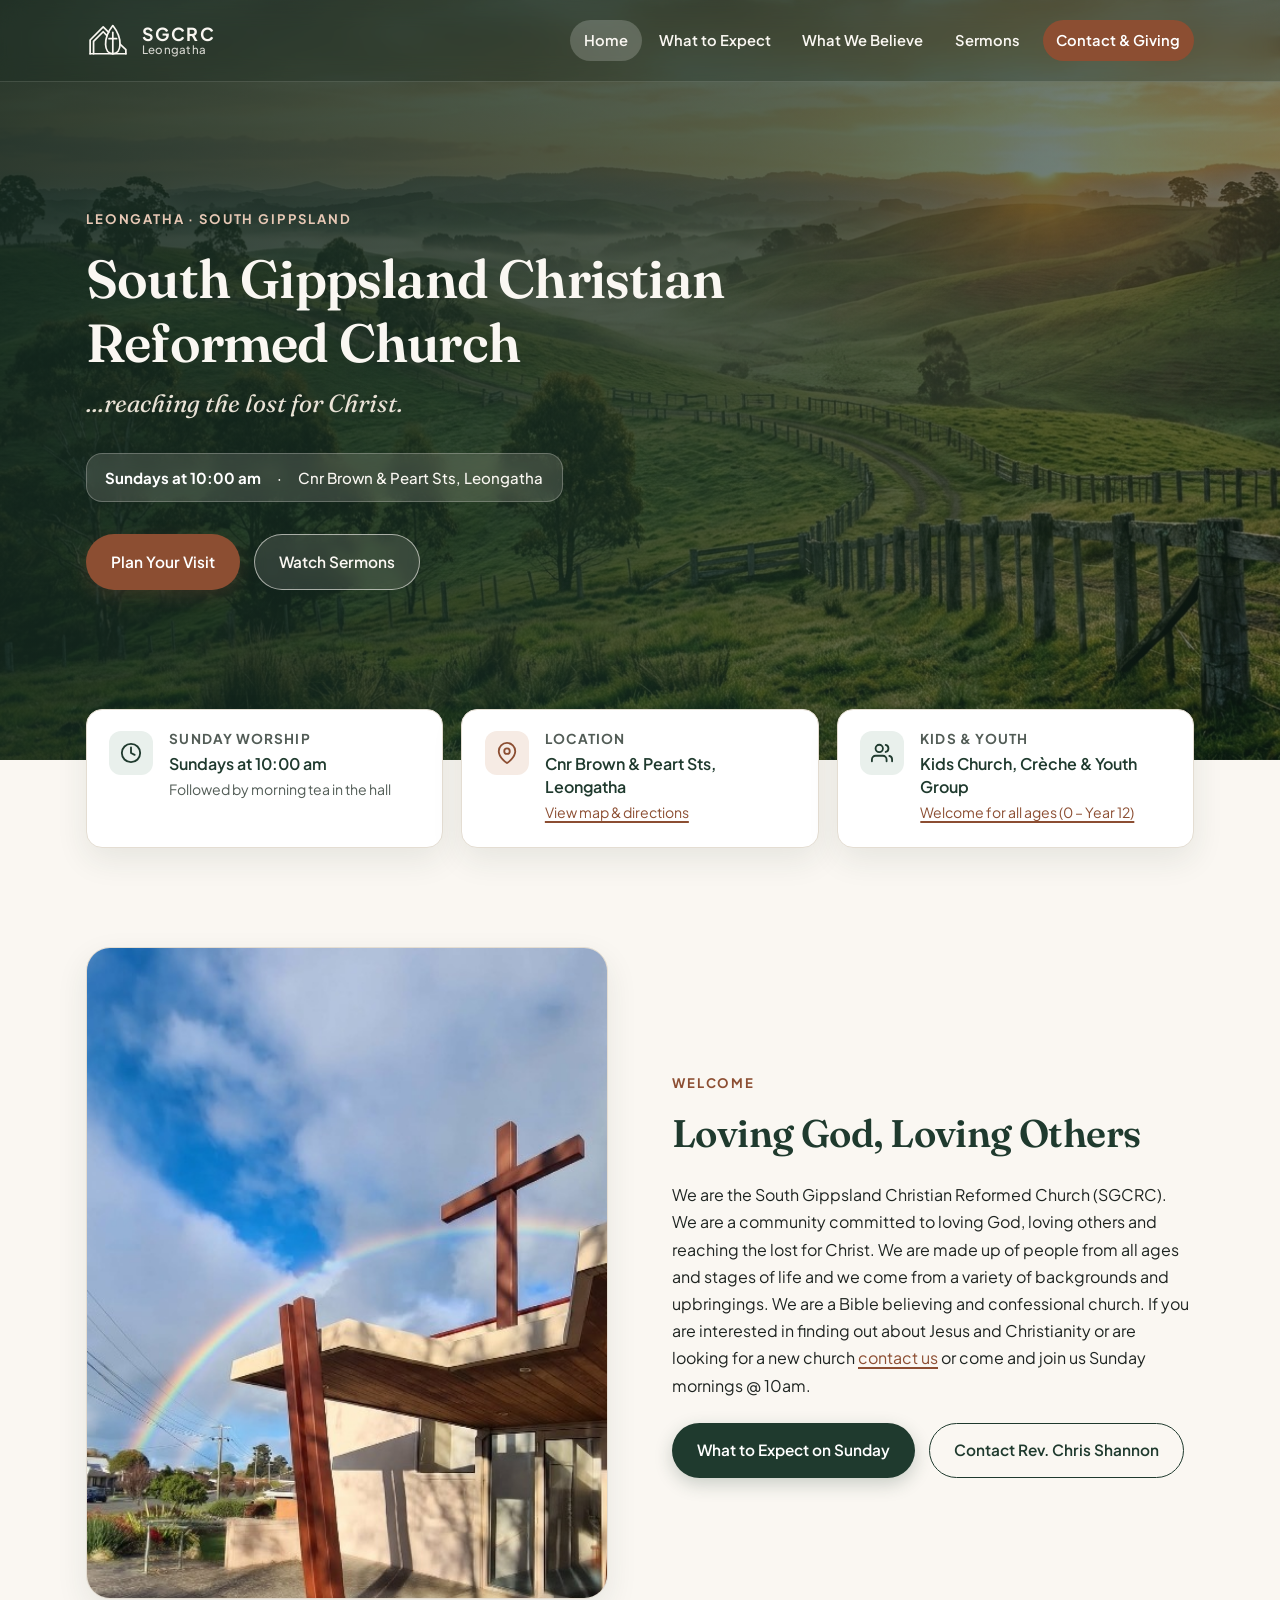
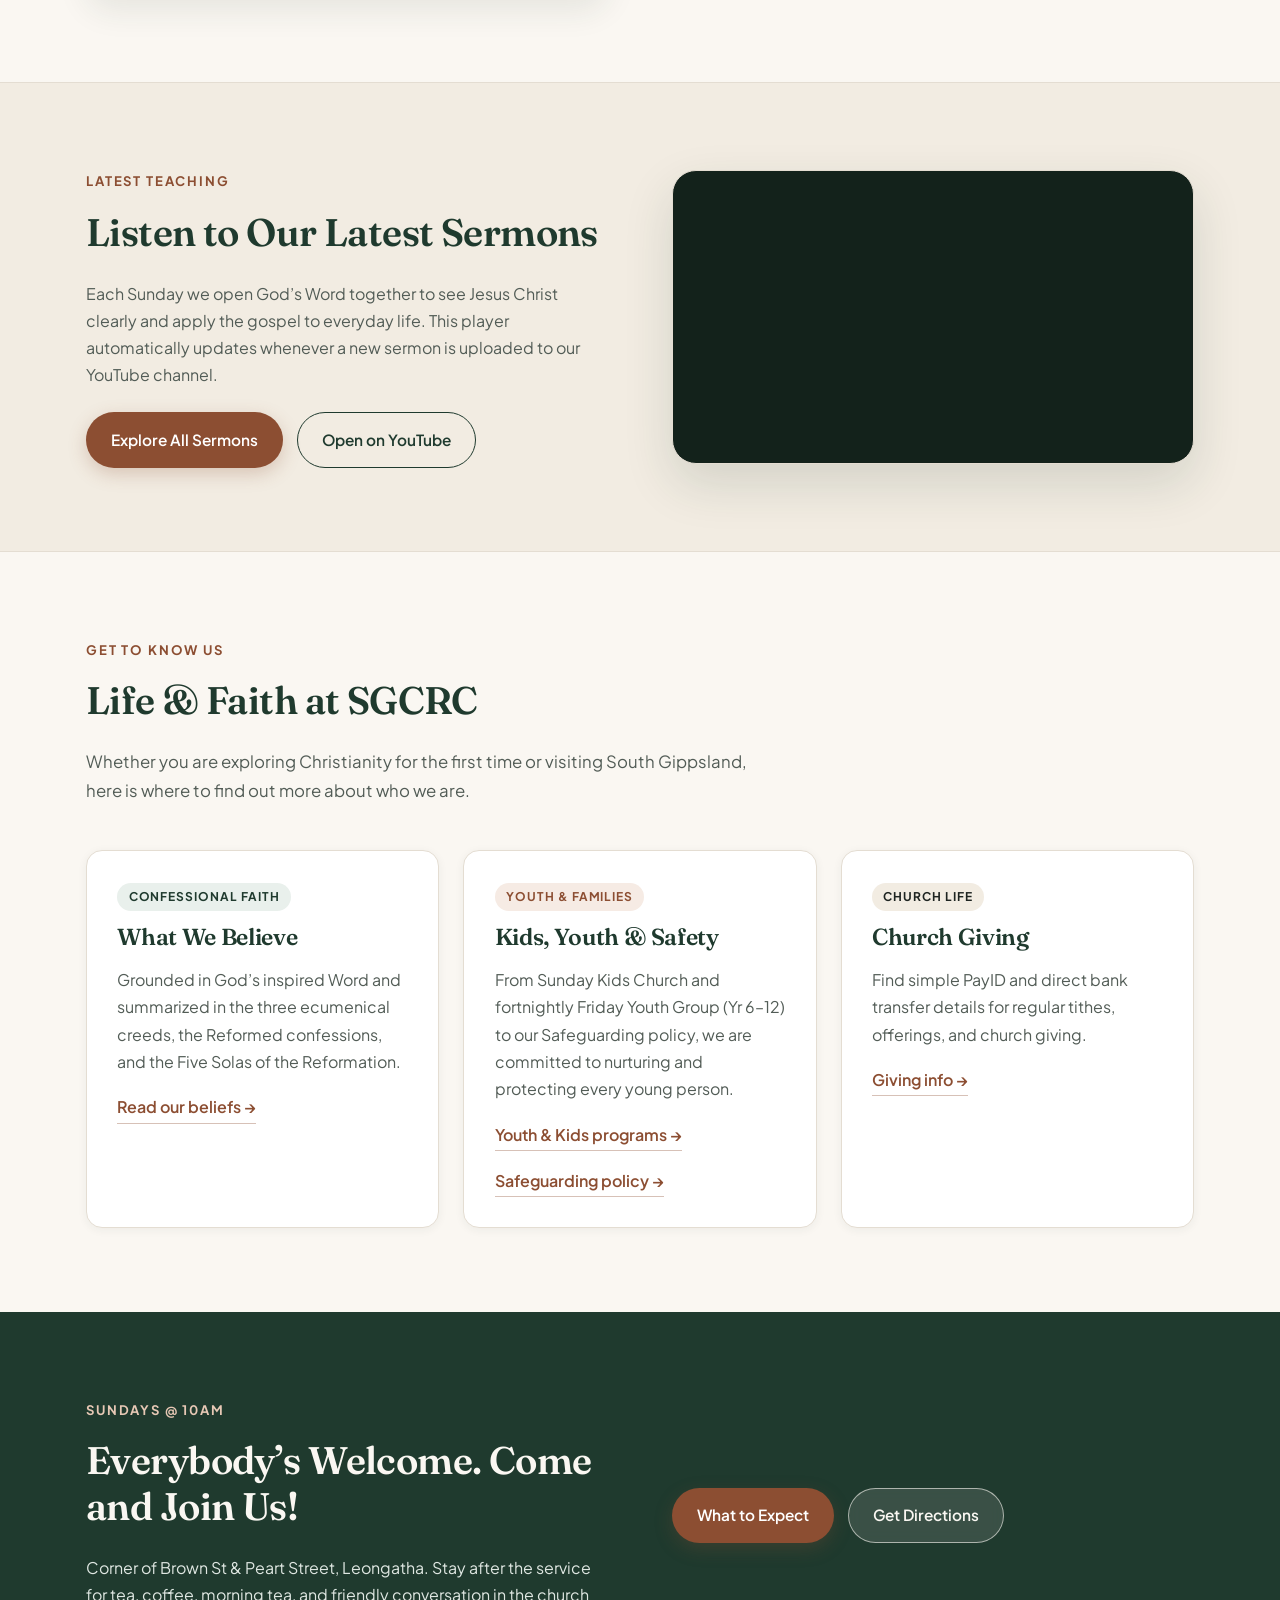
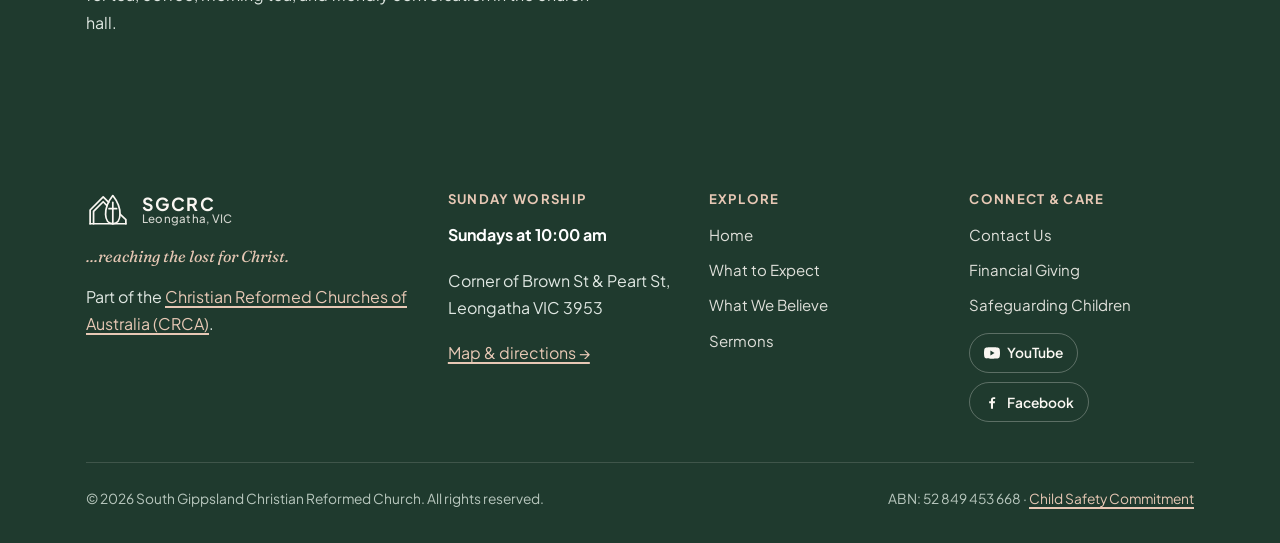
<file: index.html>
<!DOCTYPE html>
<html lang="en-AU">
<head>
  <meta charset="UTF-8">
  <meta name="viewport" content="width=device-width, initial-scale=1.0">
  <title>South Gippsland Christian Reformed Church | Leongatha, VIC</title>
  <meta name="description" content="South Gippsland Christian Reformed Church (SGCRC) in Leongatha. Join us Sundays at 10:00 am at the corner of Brown and Peart Streets — everybody's welcome.">
  <link rel="icon" type="image/svg+xml" href="assets/images/favicon.svg">
  <link rel="preconnect" href="https://fonts.googleapis.com">
  <link rel="preconnect" href="https://fonts.gstatic.com" crossorigin>
  <link href="https://fonts.googleapis.com/css2?family=Fraunces:ital,opsz,wght@0,9..144,500;0,9..144,600;1,9..144,500&family=Plus+Jakarta+Sans:wght@400;500;600;700&display=swap" rel="stylesheet">
  <link rel="stylesheet" href="assets/css/styles.css">
  <script defer src="assets/js/site-config.js"></script>
  <script defer src="assets/js/main.js"></script>
  <script type="application/ld+json">
  {
    "@context": "https://schema.org",
    "@type": "Church",
    "name": "South Gippsland Christian Reformed Church",
    "alternateName": "SGCRC",
    "url": "https://www.crcsg.org.au",
    "logo": "https://www.crcsg.org.au/assets/images/favicon.svg",
    "image": "https://www.crcsg.org.au/assets/images/church-building.jpg",
    "description": "A Bible-believing, welcoming Christian church in Leongatha, South Gippsland. Sunday worship service at 10:00 am.",
    "address": {
      "@type": "PostalAddress",
      "streetAddress": "Corner of Brown St & Peart St",
      "addressLocality": "Leongatha",
      "addressRegion": "VIC",
      "postalCode": "3953",
      "addressCountry": "AU"
    },
    "geo": {
      "@type": "GeoCoordinates",
      "latitude": -38.473421,
      "longitude": 145.938105
    },
    "telephone": "+61421904705",
    "email": "pastor@crcsg.org.au",
    "openingHoursSpecification": [
      {
        "@type": "OpeningHoursSpecification",
        "dayOfWeek": "Sunday",
        "opens": "10:00",
        "closes": "11:30"
      }
    ],
    "sameAs": [
      "https://www.facebook.com/p/Christian-Reformed-Church-South-Gippsland-100090853963231/",
      "https://www.youtube.com/@sgcrc-christianreformedchurch"
    ]
  }
  </script>
</head>
<body>
  <a class="skip-link" href="#main-content">Skip to main content</a>

  <header class="site-header site-header--hero">
    <div class="container header-inner">
      <a class="brand-link" href="index.html" aria-label="SGCRC Home">
        <svg class="brand-emblem" viewBox="0 0 64 52" fill="none" aria-hidden="true">
          <g stroke="currentColor" stroke-width="2.5" stroke-linecap="round" stroke-linejoin="round">
            <line x1="6" y1="46" x2="58" y2="46"/>
            <path d="M 6 46 V 26 L 25 7 L 33 15"/>
            <path d="M 11 46 V 28 L 25 14 L 30.5 19.5"/>
            <path d="M 39 5 C 54 24, 52 46, 39 46 C 26 46, 24 24, 39 5 Z"/>
            <line x1="39" y1="15" x2="39" y2="46"/>
            <line x1="33.5" y1="24" x2="44.5" y2="24"/>
            <path d="M 49.5 32 L 58 40 V 46"/>
          </g>
        </svg>
        <span class="brand-text">
          <span class="brand-acronym" data-config="shortName">SGCRC</span>
          <span class="brand-sub">Leongatha</span>
        </span>
      </a>

      <button class="nav-toggle" type="button" aria-expanded="false" aria-controls="primary-navigation" aria-label="Toggle navigation menu">
        <svg viewBox="0 0 24 24" fill="none" stroke="currentColor" stroke-width="2" stroke-linecap="round" aria-hidden="true">
          <line x1="3" y1="6" x2="21" y2="6"/>
          <line x1="3" y1="12" x2="21" y2="12"/>
          <line x1="3" y1="18" x2="21" y2="18"/>
        </svg>
      </button>

      <nav class="primary-nav" id="primary-navigation" aria-label="Main navigation">
        <ul class="nav-list">
          <li><a class="nav-link" href="index.html" aria-current="page">Home</a></li>
          <li><a class="nav-link" href="what-to-expect.html">What to Expect</a></li>
          <li><a class="nav-link" href="what-we-believe.html">What We Believe</a></li>
          <li><a class="nav-link" href="sermons.html">Sermons</a></li>
          <li><a class="nav-link nav-link--cta" href="contact.html">Contact &amp; Giving</a></li>
        </ul>
      </nav>
    </div>
  </header>

  <main id="main-content">
    <section class="hero" style="background-image: url('assets/images/hero-gippsland.jpg');">
      <div class="container">
        <div class="hero-inner">
          <span class="eyebrow">Leongatha · South Gippsland</span>
          <h1 data-config="churchName">Christian Reformed Church of South Gippsland</h1>
          <p class="hero-tagline" data-config="tagline">...reaching the lost for Christ.</p>

          <div class="hero-pill">
            <span><strong data-config="serviceTime">Sundays at 10:00 am</strong></span>
            <span aria-hidden="true">·</span>
            <span data-config="streetAddressShort">Cnr Brown &amp; Peart Sts, Leongatha</span>
          </div>

          <div class="btn-group">
            <a class="btn btn-primary" href="what-to-expect.html">Plan Your Visit</a>
            <a class="btn btn-outline-light" href="sermons.html">Watch Sermons</a>
          </div>
        </div>
      </div>
    </section>

    <div class="quick-bar-wrap">
      <div class="container">
        <div class="quick-bar">
          <article class="quick-card">
            <div class="icon-well" aria-hidden="true">
              <svg viewBox="0 0 24 24" fill="none" stroke="currentColor" stroke-width="2" stroke-linecap="round" stroke-linejoin="round">
                <circle cx="12" cy="12" r="10"/>
                <polyline points="12 6 12 12 16 14"/>
              </svg>
            </div>
            <div>
              <h2>Sunday Worship</h2>
              <p data-config="serviceTime">Sundays at 10:00 am</p>
              <span class="quick-sub">Followed by morning tea in the hall</span>
            </div>
          </article>

          <article class="quick-card">
            <div class="icon-well icon-well--timber" aria-hidden="true">
              <svg viewBox="0 0 24 24" fill="none" stroke="currentColor" stroke-width="2" stroke-linecap="round" stroke-linejoin="round">
                <path d="M21 10c0 7-9 13-9 13s-9-6-9-13a9 9 0 0 1 18 0z"/>
                <circle cx="12" cy="10" r="3"/>
              </svg>
            </div>
            <div>
              <h2>Location</h2>
              <p data-config="streetAddressShort">Cnr Brown &amp; Peart Sts, Leongatha</p>
              <span class="quick-sub"><a href="contact.html#location">View map &amp; directions</a></span>
            </div>
          </article>

          <article class="quick-card">
            <div class="icon-well" aria-hidden="true">
              <svg viewBox="0 0 24 24" fill="none" stroke="currentColor" stroke-width="2" stroke-linecap="round" stroke-linejoin="round">
                <path d="M17 21v-2a4 4 0 0 0-4-4H5a4 4 0 0 0-4 4v2"/>
                <circle cx="9" cy="7" r="4"/>
                <path d="M23 21v-2a4 4 0 0 0-3-3.87"/>
                <path d="M16 3.13a4 4 0 0 1 0 7.75"/>
              </svg>
            </div>
            <div>
              <h2>Kids &amp; Youth</h2>
              <p>Kids Church, Crèche &amp; Youth Group</p>
              <span class="quick-sub"><a href="what-to-expect.html#kids">Welcome for all ages (0 – Year 12)</a></span>
            </div>
          </article>
        </div>
      </div>
    </div>

    <section class="section">
      <div class="container">
        <div class="split-grid">
          <div class="media-frame" data-reveal>
            <img src="assets/images/church-building.jpg" alt="Christian Reformed Church of South Gippsland entrance with cross and rainbow in Leongatha" style="aspect-ratio: 4 / 5; object-fit: cover; object-position: center 20%;">
          </div>

          <div class="prose" data-reveal>
            <span class="eyebrow">Welcome</span>
            <h2>Loving God, Loving Others</h2>
            <p>
              We are the South Gippsland Christian Reformed Church (SGCRC). We are a community committed to loving God, loving others and reaching the lost for Christ. We are made up of people from all ages and stages of life and we come from a variety of backgrounds and upbringings. We are a Bible believing and confessional church. If you are interested in finding out about Jesus and Christianity or are looking for a new church <a href="contact.html">contact us</a> or come and join us Sunday mornings @ 10am.
            </p>
            <div class="btn-group" style="margin-top: 1.5rem;">
              <a class="btn btn-forest" href="what-to-expect.html">What to Expect on Sunday</a>
              <a class="btn btn-outline" href="contact.html">Contact Rev. Chris Shannon</a>
            </div>
          </div>
        </div>
      </div>
    </section>

    <section class="section section--sand">
      <div class="container">
        <div class="split-grid">
          <div data-reveal>
            <span class="eyebrow">Latest Teaching</span>
            <h2>Listen to Our Latest Sermons</h2>
            <p class="prose" style="color: var(--ink-muted);">
              Each Sunday we open God’s Word together to see Jesus Christ clearly and apply the gospel to everyday life. This player automatically updates whenever a new sermon is uploaded to our YouTube channel.
            </p>
            <div class="btn-group" style="margin-top: 1.5rem;">
              <a class="btn btn-primary" href="sermons.html">Explore All Sermons</a>
              <a class="btn btn-outline" data-config-href="youtube.channelUrl" href="https://www.youtube.com/@sgcrc-christianreformedchurch" target="_blank" rel="noopener noreferrer">Open on YouTube</a>
            </div>
          </div>

          <div class="video-frame" data-reveal>
            <iframe
              data-youtube-uploads-embed
              src="https://www.youtube.com/embed/videoseries?list=UUELw7mEJ6HG2HaojBDUKlWg"
              title="Latest sermons from Christian Reformed Church of South Gippsland"
              loading="lazy"
              referrerpolicy="strict-origin-when-cross-origin"
              allow="accelerometer; autoplay; clipboard-write; encrypted-media; gyroscope; picture-in-picture; web-share"
              allowfullscreen></iframe>
          </div>
        </div>
      </div>
    </section>

    <section class="section">
      <div class="container">
        <div class="section-header">
          <span class="eyebrow">Get to Know Us</span>
          <h2>Life &amp; Faith at SGCRC</h2>
          <p>
            Whether you are exploring Christianity for the first time or visiting South Gippsland, here is where to find out more about who we are.
          </p>
        </div>

        <div class="cards-grid" data-reveal>
          <article class="card card--hover">
            <span class="role-badge">Confessional Faith</span>
            <h3>What We Believe</h3>
            <p>
              Grounded in God’s inspired Word and summarized in the three ecumenical creeds, the Reformed confessions, and the Five Solas of the Reformation.
            </p>
            <a class="text-link" href="what-we-believe.html">Read our beliefs →</a>
          </article>

          <article class="card card--hover">
            <span class="role-badge role-badge--timber">Youth &amp; Families</span>
            <h3>Kids, Youth &amp; Safety</h3>
            <p>
              From Sunday Kids Church and fortnightly Friday Youth Group (Yr 6–12) to our Safeguarding policy, we are committed to nurturing and protecting every young person.
            </p>
            <div style="display: flex; flex-wrap: wrap; gap: 1rem;">
              <a class="text-link" href="what-to-expect.html#kids">Youth &amp; Kids programs →</a>
              <a class="text-link" href="safeguarding.html">Safeguarding policy →</a>
            </div>
          </article>

          <article class="card card--hover">
            <span class="role-badge role-badge--sand">Church Life</span>
            <h3>Church Giving</h3>
            <p>
              Find simple PayID and direct bank transfer details for regular tithes, offerings, and church giving.
            </p>
            <div style="display: flex; flex-wrap: wrap; gap: 1rem;">
              <a class="text-link" href="contact.html#giving">Giving info →</a>
            </div>
          </article>
        </div>
      </div>
    </section>

    <section class="section section--forest">
      <div class="container">
        <div class="split-grid">
          <div>
            <span class="eyebrow" style="color: #E7C8B5;">Sundays @ 10am</span>
            <h2>Everybody’s Welcome. Come and Join Us!</h2>
            <p>
              Corner of Brown St &amp; Peart Street, Leongatha. Stay after the service for tea, coffee, morning tea, and friendly conversation in the church hall.
            </p>
          </div>
          <div class="btn-group">
            <a class="btn btn-primary" href="what-to-expect.html">What to Expect</a>
            <a class="btn btn-outline-light" href="contact.html#location">Get Directions</a>
          </div>
        </div>
      </div>
    </section>
  </main>

  <footer class="site-footer">
    <div class="container">
      <div class="footer-grid">
        <div>
          <a class="brand-link footer-brand" href="index.html">
            <svg class="brand-emblem" viewBox="0 0 64 52" fill="none" aria-hidden="true">
              <g stroke="currentColor" stroke-width="2.5" stroke-linecap="round" stroke-linejoin="round">
                <line x1="6" y1="46" x2="58" y2="46"/>
                <path d="M 6 46 V 26 L 25 7 L 33 15"/>
                <path d="M 11 46 V 28 L 25 14 L 30.5 19.5"/>
                <path d="M 39 5 C 54 24, 52 46, 39 46 C 26 46, 24 24, 39 5 Z"/>
                <line x1="39" y1="15" x2="39" y2="46"/>
                <line x1="33.5" y1="24" x2="44.5" y2="24"/>
                <path d="M 49.5 32 L 58 40 V 46"/>
              </g>
            </svg>
            <span class="brand-text">
              <span class="brand-acronym" data-config="shortName">SGCRC</span>
              <span class="brand-sub">Leongatha, VIC</span>
            </span>
          </a>
          <p class="footer-tagline" data-config="tagline">...reaching the lost for Christ.</p>
          <p>
            Part of the <a href="https://crca.org.au" data-config-href="crcaUrl" target="_blank" rel="noopener noreferrer" style="color: #E7C8B5;">Christian Reformed Churches of Australia (CRCA)</a>.
          </p>
        </div>

        <div>
          <h3 class="footer-heading">Sunday Worship</h3>
          <p><strong data-config="serviceTime" style="color: #FFFFFF;">Sundays at 10:00 am</strong></p>
          <p data-config="streetAddress">Corner of Brown St &amp; Peart St, Leongatha VIC 3953</p>
          <p><a href="contact.html#location" style="color: #E7C8B5;">Map &amp; directions →</a></p>
        </div>

        <div>
          <h3 class="footer-heading">Explore</h3>
          <ul class="footer-links">
            <li><a href="index.html">Home</a></li>
            <li><a href="what-to-expect.html">What to Expect</a></li>
            <li><a href="what-we-believe.html">What We Believe</a></li>
            <li><a href="sermons.html">Sermons</a></li>
          </ul>
        </div>

        <div>
          <h3 class="footer-heading">Connect &amp; Care</h3>
          <ul class="footer-links">
            <li><a href="contact.html">Contact Us</a></li>
            <li><a href="contact.html#giving">Financial Giving</a></li>
            <li><a href="safeguarding.html">Safeguarding Children</a></li>
          </ul>
          <div class="social-pills">
            <a class="social-pill" data-config-href="youtube.channelUrl" href="https://www.youtube.com/@sgcrc-christianreformedchurch" target="_blank" rel="noopener noreferrer">
              <svg viewBox="0 0 24 24" fill="currentColor" aria-hidden="true"><path d="M23.5 6.2a3 3 0 0 0-2.1-2.1C19.5 3.5 12 3.5 12 3.5s-7.5 0-9.4.6A3 3 0 0 0 .5 6.2 31.3 31.3 0 0 0 0 12a31.3 31.3 0 0 0 .5 5.8 3 3 0 0 0 2.1 2.1c1.9.6 9.4.6 9.4.6s7.5 0 9.4-.6a3 3 0 0 0 2.1-2.1A31.3 31.3 0 0 0 24 12a31.3 31.3 0 0 0-.5-5.8ZM9.6 15.6V8.4L15.8 12l-6.2 3.6Z"/></svg>
              YouTube
            </a>
            <a class="social-pill" data-config-href="facebookUrl" href="https://www.facebook.com/p/Christian-Reformed-Church-South-Gippsland-100090853963231/" target="_blank" rel="noopener noreferrer">
              <svg viewBox="0 0 24 24" fill="currentColor" aria-hidden="true"><path d="M13.5 22v-8h2.7l.4-3h-3.1V9.1c0-.9.3-1.5 1.6-1.5h1.7V4.9c-.3 0-1.3-.1-2.4-.1-2.4 0-4 1.4-4 4.1V11H7.7v3h2.7v8h3.1Z"/></svg>
              Facebook
            </a>
          </div>
        </div>
      </div>

      <div class="footer-bottom">
        <span>&copy; <span data-current-year>2026</span> <span data-config="churchName">Christian Reformed Church of South Gippsland</span>. All rights reserved.</span>
        <span>ABN: <span data-config="abn">52 849 453 668</span> · <a href="safeguarding.html">Child Safety Commitment</a></span>
      </div>
    </div>
  </footer>
</body>
</html>
</file>
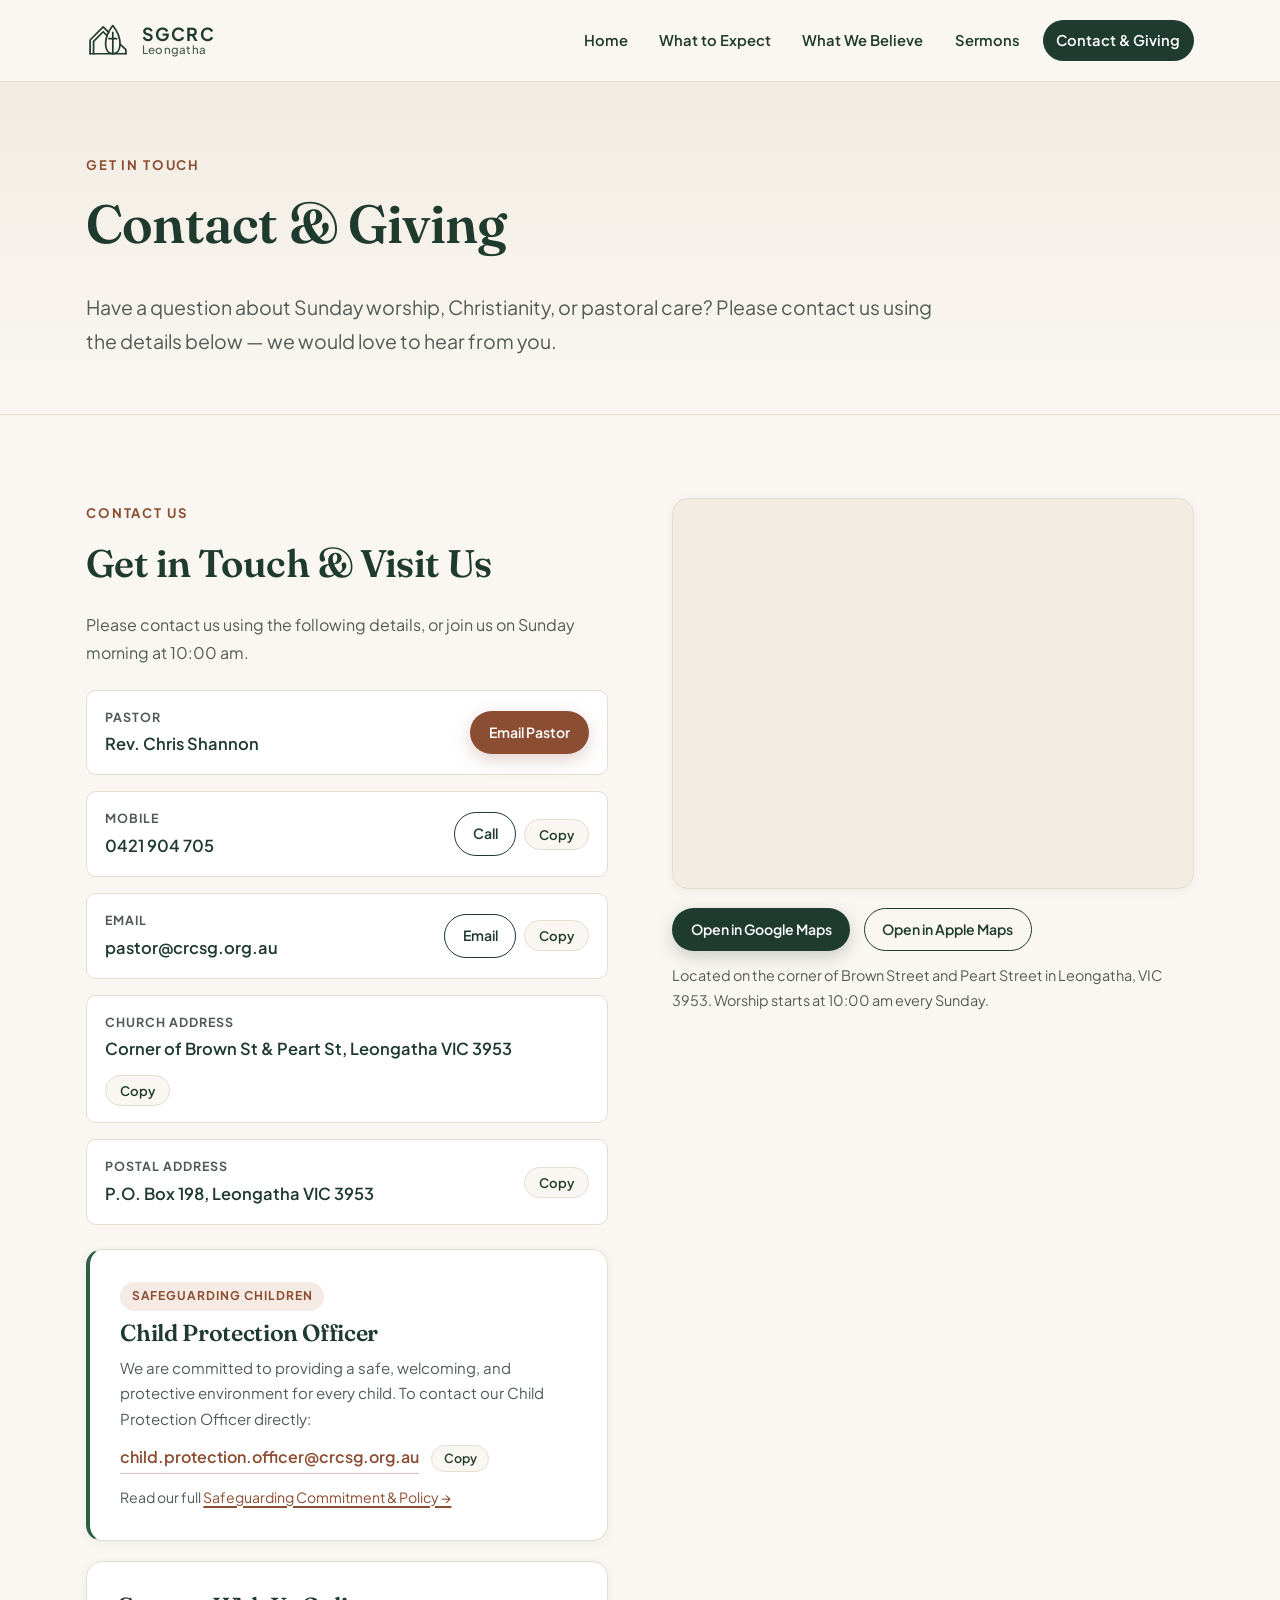
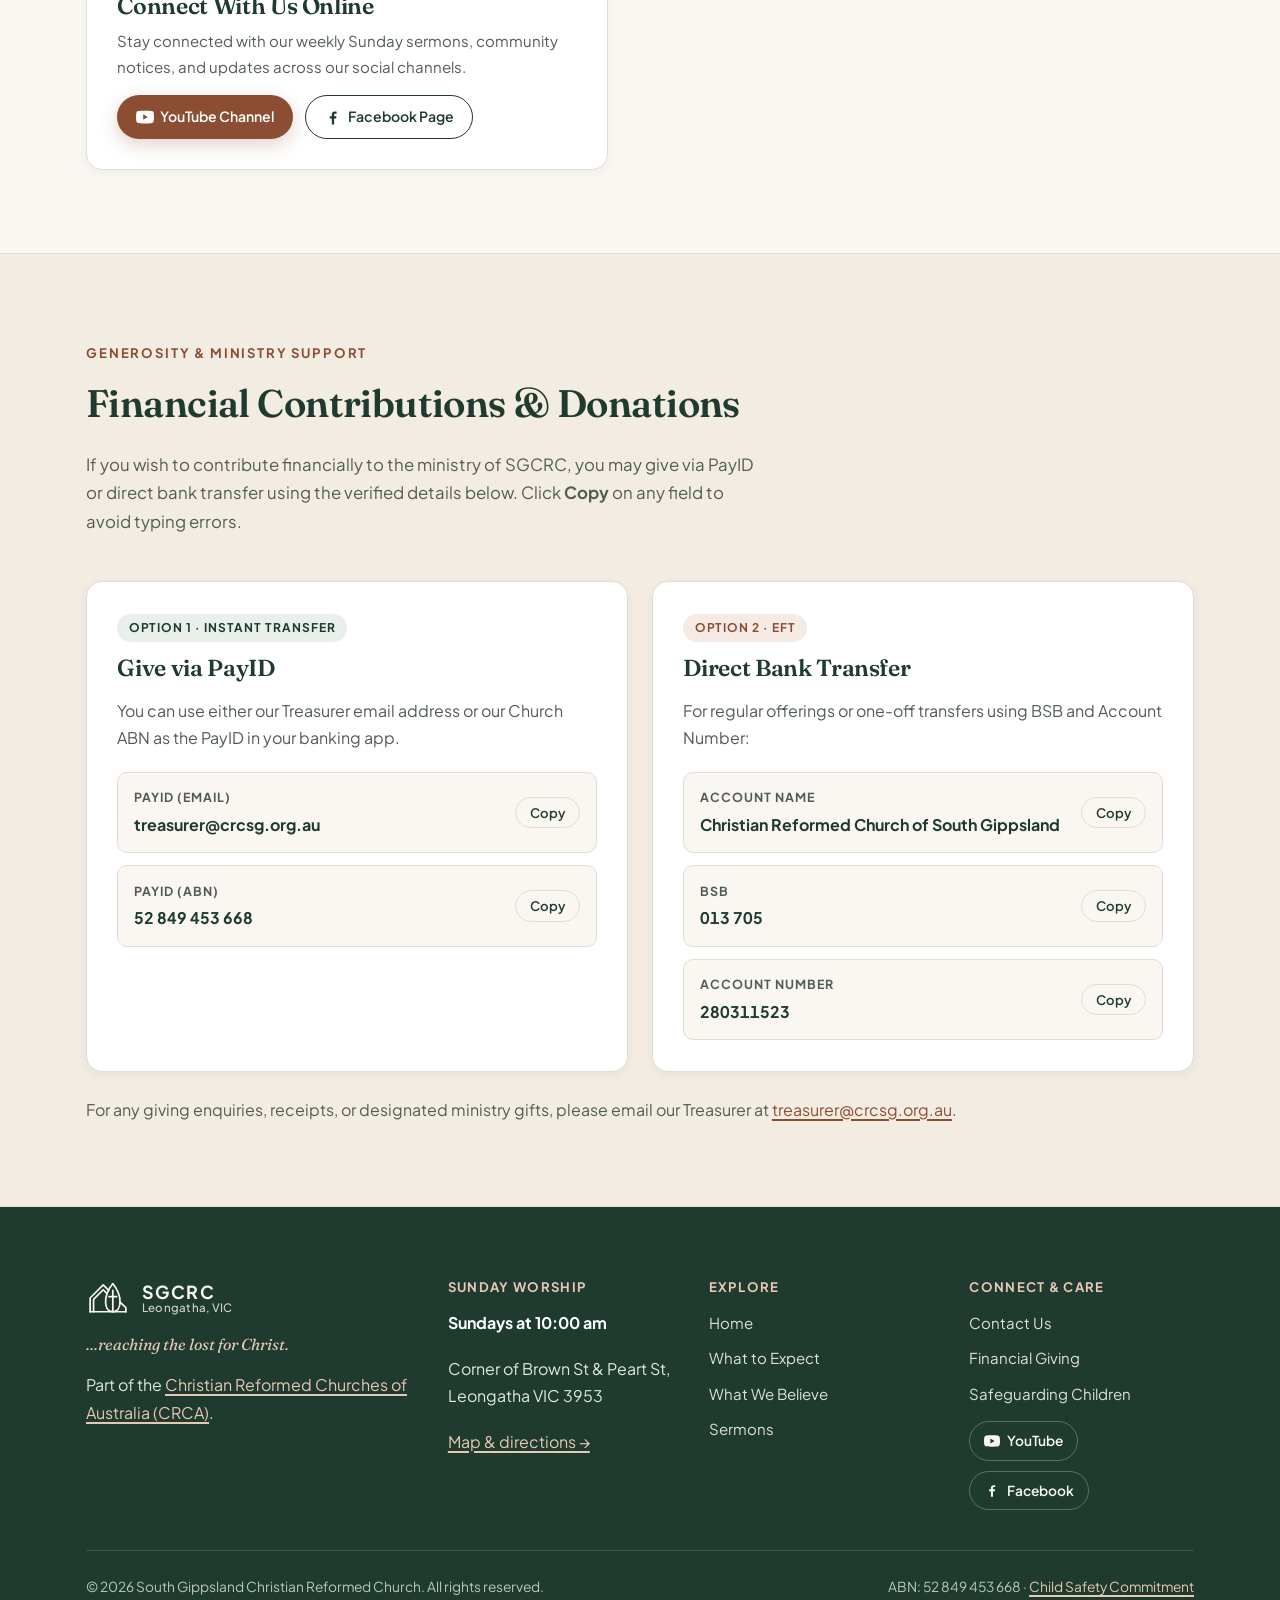
<file: contact.html>
<!DOCTYPE html>
<html lang="en-AU">
<head>
  <meta charset="UTF-8">
  <meta name="viewport" content="width=device-width, initial-scale=1.0">
  <title>Contact &amp; Giving | South Gippsland Christian Reformed Church</title>
  <meta name="description" content="Contact Rev. Chris Shannon, get directions to our church at the corner of Brown and Peart Streets in Leongatha, or find PayID and bank transfer details.">
  <link rel="icon" type="image/svg+xml" href="assets/images/favicon.svg">
  <link rel="preconnect" href="https://fonts.googleapis.com">
  <link rel="preconnect" href="https://fonts.gstatic.com" crossorigin>
  <link href="https://fonts.googleapis.com/css2?family=Fraunces:ital,opsz,wght@0,9..144,500;0,9..144,600;1,9..144,500&family=Plus+Jakarta+Sans:wght@400;500;600;700&display=swap" rel="stylesheet">
  <link rel="stylesheet" href="assets/css/styles.css">
  <script defer src="assets/js/site-config.js"></script>
  <script defer src="assets/js/main.js"></script>
</head>
<body>
  <a class="skip-link" href="#main-content">Skip to main content</a>

  <header class="site-header">
    <div class="container header-inner">
      <a class="brand-link" href="index.html" aria-label="SGCRC Home">
        <svg class="brand-emblem" viewBox="0 0 64 52" fill="none" aria-hidden="true">
          <g stroke="currentColor" stroke-width="2.5" stroke-linecap="round" stroke-linejoin="round">
            <line x1="6" y1="46" x2="58" y2="46"/>
            <path d="M 6 46 V 26 L 25 7 L 33 15"/>
            <path d="M 11 46 V 28 L 25 14 L 30.5 19.5"/>
            <path d="M 39 5 C 54 24, 52 46, 39 46 C 26 46, 24 24, 39 5 Z"/>
            <line x1="39" y1="15" x2="39" y2="46"/>
            <line x1="33.5" y1="24" x2="44.5" y2="24"/>
            <path d="M 49.5 32 L 58 40 V 46"/>
          </g>
        </svg>
        <span class="brand-text">
          <span class="brand-acronym" data-config="shortName">SGCRC</span>
          <span class="brand-sub">Leongatha</span>
        </span>
      </a>

      <button class="nav-toggle" type="button" aria-expanded="false" aria-controls="primary-navigation" aria-label="Toggle navigation menu">
        <svg viewBox="0 0 24 24" fill="none" stroke="currentColor" stroke-width="2" stroke-linecap="round" aria-hidden="true">
          <line x1="3" y1="6" x2="21" y2="6"/>
          <line x1="3" y1="12" x2="21" y2="12"/>
          <line x1="3" y1="18" x2="21" y2="18"/>
        </svg>
      </button>

      <nav class="primary-nav" id="primary-navigation" aria-label="Main navigation">
        <ul class="nav-list">
          <li><a class="nav-link" href="index.html">Home</a></li>
          <li><a class="nav-link" href="what-to-expect.html">What to Expect</a></li>
          <li><a class="nav-link" href="what-we-believe.html">What We Believe</a></li>
          <li><a class="nav-link" href="sermons.html">Sermons</a></li>
          <li><a class="nav-link nav-link--cta" href="contact.html" aria-current="page">Contact &amp; Giving</a></li>
        </ul>
      </nav>
    </div>
  </header>

  <div class="header-spacer" aria-hidden="true"></div>

  <main id="main-content">
    <section class="page-hero">
      <div class="container">
        <span class="eyebrow">Get In Touch</span>
        <h1>Contact &amp; Giving</h1>
        <p class="lead">
          Have a question about Sunday worship, Christianity, or pastoral care? Please contact us using the details below — we would love to hear from you.
        </p>
      </div>
    </section>

    <section class="section" id="location">
      <div class="container">
        <div class="split-grid split-grid--top">
          <div>
            <span class="eyebrow">Contact Us</span>
            <h2>Get in Touch &amp; Visit Us</h2>
            <p class="prose" style="color: var(--ink-muted); margin-bottom: 1.5rem;">
              Please contact us using the following details, or join us on Sunday morning at 10:00 am.
            </p>

            <div class="detail-list">
              <div class="detail-row">
                <div class="detail-meta">
                  <span class="detail-label">Pastor</span>
                  <span class="detail-value" data-config="pastor.name">Rev. Chris Shannon</span>
                </div>
                <div class="detail-actions">
                  <a class="btn btn-primary btn-sm" data-config-href="pastor.email" data-href-prefix="mailto:" href="mailto:pastor@crcsg.org.au">Email Pastor</a>
                </div>
              </div>

              <div class="detail-row">
                <div class="detail-meta">
                  <span class="detail-label">Mobile</span>
                  <span class="detail-value" data-config="pastor.phoneDisplay">0421 904 705</span>
                </div>
                <div class="detail-actions">
                  <a class="btn btn-outline btn-sm" data-config-href="pastor.phoneHref" data-href-prefix="tel:" href="tel:+61421904705">Call</a>
                  <button class="copy-btn" type="button" data-copy-config="pastor.phoneDisplay" data-copy-value="0421 904 705">Copy</button>
                </div>
              </div>

              <div class="detail-row">
                <div class="detail-meta">
                  <span class="detail-label">Email</span>
                  <span class="detail-value" data-config="pastor.email">pastor@crcsg.org.au</span>
                </div>
                <div class="detail-actions">
                  <a class="btn btn-outline btn-sm" data-config-href="pastor.email" data-href-prefix="mailto:" href="mailto:pastor@crcsg.org.au">Email</a>
                  <button class="copy-btn" type="button" data-copy-config="pastor.email" data-copy-value="pastor@crcsg.org.au">Copy</button>
                </div>
              </div>

              <div class="detail-row">
                <div class="detail-meta">
                  <span class="detail-label">Church Address</span>
                  <span class="detail-value" data-config="streetAddress">Corner of Brown St &amp; Peart St, Leongatha VIC 3953</span>
                </div>
                <div class="detail-actions">
                  <button class="copy-btn" type="button" data-copy-config="streetAddress" data-copy-value="Corner of Brown St & Peart St, Leongatha VIC 3953">Copy</button>
                </div>
              </div>

              <div class="detail-row">
                <div class="detail-meta">
                  <span class="detail-label">Postal Address</span>
                  <span class="detail-value" data-config="postalAddress">P.O. Box 198, Leongatha VIC 3953</span>
                </div>
                <div class="detail-actions">
                  <button class="copy-btn" type="button" data-copy-config="postalAddress" data-copy-value="P.O. Box 198, Leongatha VIC 3953">Copy</button>
                </div>
              </div>
            </div>

            <div class="card" style="margin-top: 1.5rem; border-left: 4px solid var(--forest, #2C5E43);">
              <span class="role-badge role-badge--timber" style="margin-bottom: 0.5rem; display: inline-block;">Safeguarding Children</span>
              <h3 style="margin-bottom: 0.5rem;">Child Protection Officer</h3>
              <p style="font-size: 0.94rem; margin-bottom: 0.75rem; color: var(--ink-muted);">
                We are committed to providing a safe, welcoming, and protective environment for every child. To contact our Child Protection Officer directly:
              </p>
              <div style="display: flex; flex-wrap: wrap; align-items: center; gap: 0.75rem; margin-bottom: 0.75rem;">
                <a class="text-link" data-config-href="emails.childProtection" data-href-prefix="mailto:" href="mailto:child.protection.officer@crcsg.org.au" data-config="emails.childProtection">child.protection.officer@crcsg.org.au</a>
                <button class="copy-btn copy-btn--subtle" type="button" data-copy-config="emails.childProtection" data-copy-value="child.protection.officer@crcsg.org.au">Copy</button>
              </div>
              <p style="font-size: 0.88rem; margin: 0;">
                Read our full <a href="safeguarding.html">Safeguarding Commitment &amp; Policy →</a>
              </p>
            </div>

            <div class="card" style="margin-top: 1.25rem;">
              <h3 style="margin-bottom: 0.5rem;">Connect With Us Online</h3>
              <p style="font-size: 0.94rem; margin-bottom: 1rem; color: var(--ink-muted);">
                Stay connected with our weekly Sunday sermons, community notices, and updates across our social channels.
              </p>
              <div class="btn-group" style="display: flex; flex-wrap: wrap; gap: 0.75rem;">
                <a class="btn btn-primary btn-sm" data-config-href="youtube.channelUrl" href="https://www.youtube.com/@sgcrc-christianreformedchurch" target="_blank" rel="noopener noreferrer" style="display: inline-flex; align-items: center; gap: 0.4rem;">
                  <svg viewBox="0 0 24 24" width="18" height="18" fill="currentColor" aria-hidden="true"><path d="M23.5 6.2a3 3 0 0 0-2.1-2.1C19.5 3.5 12 3.5 12 3.5s-7.5 0-9.4.6A3 3 0 0 0 .5 6.2 31.3 31.3 0 0 0 0 12a31.3 31.3 0 0 0 .5 5.8 3 3 0 0 0 2.1 2.1c1.9.6 9.4.6 9.4.6s7.5 0 9.4-.6a3 3 0 0 0 2.1-2.1A31.3 31.3 0 0 0 24 12a31.3 31.3 0 0 0-.5-5.8ZM9.6 15.6V8.4L15.8 12l-6.2 3.6Z"/></svg>
                  YouTube Channel
                </a>
                <a class="btn btn-outline btn-sm" data-config-href="facebookUrl" href="https://www.facebook.com/p/Christian-Reformed-Church-South-Gippsland-100090853963231/" target="_blank" rel="noopener noreferrer" style="display: inline-flex; align-items: center; gap: 0.4rem;">
                  <svg viewBox="0 0 24 24" width="18" height="18" fill="currentColor" aria-hidden="true"><path d="M13.5 22v-8h2.7l.4-3h-3.1V9.1c0-.9.3-1.5 1.6-1.5h1.7V4.9c-.3 0-1.3-.1-2.4-.1-2.4 0-4 1.4-4 4.1V11H7.7v3h2.7v8h3.1Z"/></svg>
                  Facebook Page
                </a>
              </div>
            </div>
          </div>

          <div data-reveal>
            <div class="map-frame">
              <iframe
                title="Map showing Christian Reformed Church of South Gippsland at Corner of Brown St and Peart St, Leongatha"
                src="https://maps.google.com/maps?q=-38.473421,145.938105&z=16&output=embed"
                loading="lazy"
                referrerpolicy="no-referrer-when-downgrade"></iframe>
            </div>
            <div class="btn-group" style="margin-top: 1.15rem;">
              <a class="btn btn-forest btn-sm" data-config-href="googleMapsUrl" href="https://www.google.com/maps/search/?api=1&query=Corner+of+Brown+St+%26+Peart+St,+Leongatha+VIC+3953,+Australia" target="_blank" rel="noopener noreferrer">
                Open in Google Maps
              </a>
              <a class="btn btn-outline btn-sm" data-config-href="appleMapsUrl" href="https://maps.apple.com/?q=Christian+Reformed+Church+of+South+Gippsland&ll=-38.473421,145.938105" target="_blank" rel="noopener noreferrer">
                Open in Apple Maps
              </a>
            </div>
            <p style="margin-top: 0.75rem; font-size: 0.9rem; color: var(--ink-muted);">
              Located on the corner of Brown Street and Peart Street in Leongatha, VIC 3953. Worship starts at 10:00 am every Sunday.
            </p>
          </div>
        </div>
      </div>
    </section>

    <section class="section section--sand" id="giving">
      <div class="container">
        <div class="section-header">
          <span class="eyebrow">Generosity &amp; Ministry Support</span>
          <h2>Financial Contributions &amp; Donations</h2>
          <p>
            If you wish to contribute financially to the ministry of SGCRC, you may give via PayID or direct bank transfer using the verified details below. Click <strong>Copy</strong> on any field to avoid typing errors.
          </p>
        </div>

        <div class="cards-grid cards-grid--2" data-reveal>
          <article class="card">
            <span class="role-badge">Option 1 · Instant Transfer</span>
            <h3>Give via PayID</h3>
            <p style="margin-bottom: 1.25rem;">
              You can use either our Treasurer email address or our Church ABN as the PayID in your banking app.
            </p>

            <div class="giving-row">
              <div class="detail-meta">
                <span class="detail-label">PayID (Email)</span>
                <span class="mono-value" data-config="giving.payIdEmail">treasurer@crcsg.org.au</span>
              </div>
              <button class="copy-btn" type="button" data-copy-config="giving.payIdEmail" data-copy-value="treasurer@crcsg.org.au">Copy</button>
            </div>

            <div class="giving-row">
              <div class="detail-meta">
                <span class="detail-label">PayID (ABN)</span>
                <span class="mono-value" data-config="giving.payIdAbnDisplay">52 849 453 668</span>
              </div>
              <button class="copy-btn" type="button" data-copy-config="giving.payIdAbnCopy" data-copy-value="52849453668">Copy</button>
            </div>
          </article>

          <article class="card">
            <span class="role-badge role-badge--timber">Option 2 · EFT</span>
            <h3>Direct Bank Transfer</h3>
            <p style="margin-bottom: 1.25rem;">
              For regular offerings or one-off transfers using BSB and Account Number:
            </p>

            <div class="giving-row">
              <div class="detail-meta">
                <span class="detail-label">Account Name</span>
                <span class="mono-value" data-config="giving.accountName">Christian Reformed Church of South Gippsland</span>
              </div>
              <button class="copy-btn" type="button" data-copy-config="giving.accountName" data-copy-value="Christian Reformed Church of South Gippsland">Copy</button>
            </div>

            <div class="giving-row">
              <div class="detail-meta">
                <span class="detail-label">BSB</span>
                <span class="mono-value" data-config="giving.bsbDisplay">013 705</span>
              </div>
              <button class="copy-btn" type="button" data-copy-config="giving.bsbCopy" data-copy-value="013705">Copy</button>
            </div>

            <div class="giving-row">
              <div class="detail-meta">
                <span class="detail-label">Account Number</span>
                <span class="mono-value" data-config="giving.accountNumber">280311523</span>
              </div>
              <button class="copy-btn" type="button" data-copy-config="giving.accountNumber" data-copy-value="280311523">Copy</button>
            </div>
          </article>
        </div>

        <p style="margin-top: 1.5rem; color: var(--ink-muted);">
          For any giving enquiries, receipts, or designated ministry gifts, please email our Treasurer at
          <a data-config-href="emails.treasurer" data-href-prefix="mailto:" href="mailto:treasurer@crcsg.org.au" data-config="emails.treasurer">treasurer@crcsg.org.au</a>.
        </p>
      </div>
    </section>
  </main>

  <footer class="site-footer">
    <div class="container">
      <div class="footer-grid">
        <div>
          <a class="brand-link footer-brand" href="index.html">
            <svg class="brand-emblem" viewBox="0 0 64 52" fill="none" aria-hidden="true">
              <g stroke="currentColor" stroke-width="2.5" stroke-linecap="round" stroke-linejoin="round">
                <line x1="6" y1="46" x2="58" y2="46"/>
                <path d="M 6 46 V 26 L 25 7 L 33 15"/>
                <path d="M 11 46 V 28 L 25 14 L 30.5 19.5"/>
                <path d="M 39 5 C 54 24, 52 46, 39 46 C 26 46, 24 24, 39 5 Z"/>
                <line x1="39" y1="15" x2="39" y2="46"/>
                <line x1="33.5" y1="24" x2="44.5" y2="24"/>
                <path d="M 49.5 32 L 58 40 V 46"/>
              </g>
            </svg>
            <span class="brand-text">
              <span class="brand-acronym" data-config="shortName">SGCRC</span>
              <span class="brand-sub">Leongatha, VIC</span>
            </span>
          </a>
          <p class="footer-tagline" data-config="tagline">...reaching the lost for Christ.</p>
          <p>
            Part of the <a href="https://crca.org.au" data-config-href="crcaUrl" target="_blank" rel="noopener noreferrer" style="color: #E7C8B5;">Christian Reformed Churches of Australia (CRCA)</a>.
          </p>
        </div>

        <div>
          <h3 class="footer-heading">Sunday Worship</h3>
          <p><strong data-config="serviceTime" style="color: #FFFFFF;">Sundays at 10:00 am</strong></p>
          <p data-config="streetAddress">Corner of Brown St &amp; Peart St, Leongatha VIC 3953</p>
          <p><a href="contact.html#location" style="color: #E7C8B5;">Map &amp; directions →</a></p>
        </div>

        <div>
          <h3 class="footer-heading">Explore</h3>
          <ul class="footer-links">
            <li><a href="index.html">Home</a></li>
            <li><a href="what-to-expect.html">What to Expect</a></li>
            <li><a href="what-we-believe.html">What We Believe</a></li>
            <li><a href="sermons.html">Sermons</a></li>
          </ul>
        </div>

        <div>
          <h3 class="footer-heading">Connect &amp; Care</h3>
          <ul class="footer-links">
            <li><a href="contact.html">Contact Us</a></li>
            <li><a href="contact.html#giving">Financial Giving</a></li>
            <li><a href="safeguarding.html">Safeguarding Children</a></li>
          </ul>
          <div class="social-pills">
            <a class="social-pill" data-config-href="youtube.channelUrl" href="https://www.youtube.com/@sgcrc-christianreformedchurch" target="_blank" rel="noopener noreferrer">
              <svg viewBox="0 0 24 24" fill="currentColor" aria-hidden="true"><path d="M23.5 6.2a3 3 0 0 0-2.1-2.1C19.5 3.5 12 3.5 12 3.5s-7.5 0-9.4.6A3 3 0 0 0 .5 6.2 31.3 31.3 0 0 0 0 12a31.3 31.3 0 0 0 .5 5.8 3 3 0 0 0 2.1 2.1c1.9.6 9.4.6 9.4.6s7.5 0 9.4-.6a3 3 0 0 0 2.1-2.1A31.3 31.3 0 0 0 24 12a31.3 31.3 0 0 0-.5-5.8ZM9.6 15.6V8.4L15.8 12l-6.2 3.6Z"/></svg>
              YouTube
            </a>
            <a class="social-pill" data-config-href="facebookUrl" href="https://www.facebook.com/p/Christian-Reformed-Church-South-Gippsland-100090853963231/" target="_blank" rel="noopener noreferrer">
              <svg viewBox="0 0 24 24" fill="currentColor" aria-hidden="true"><path d="M13.5 22v-8h2.7l.4-3h-3.1V9.1c0-.9.3-1.5 1.6-1.5h1.7V4.9c-.3 0-1.3-.1-2.4-.1-2.4 0-4 1.4-4 4.1V11H7.7v3h2.7v8h3.1Z"/></svg>
              Facebook
            </a>
          </div>
        </div>
      </div>

      <div class="footer-bottom">
        <span>&copy; <span data-current-year>2026</span> <span data-config="churchName">Christian Reformed Church of South Gippsland</span>. All rights reserved.</span>
        <span>ABN: <span data-config="abn">52 849 453 668</span> · <a href="safeguarding.html">Child Safety Commitment</a></span>
      </div>
    </div>
  </footer>
</body>
</html>
</file>
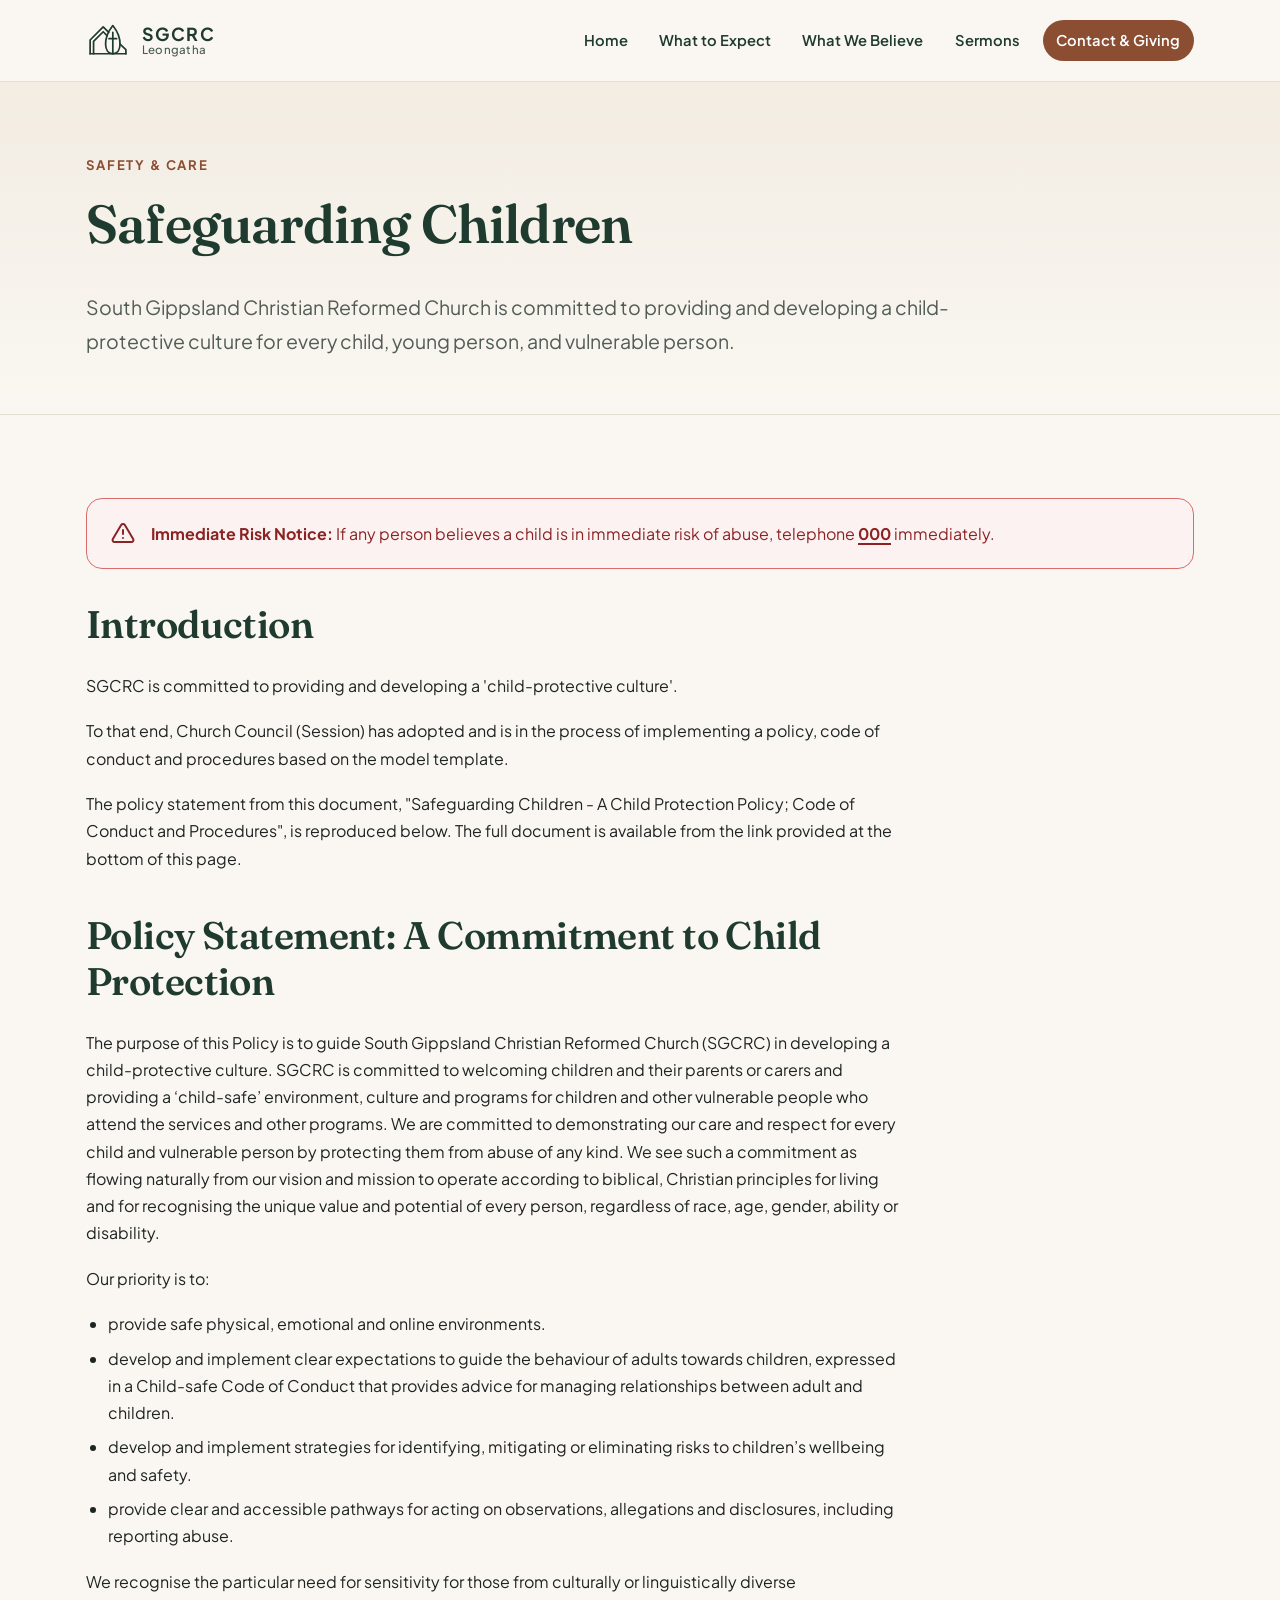
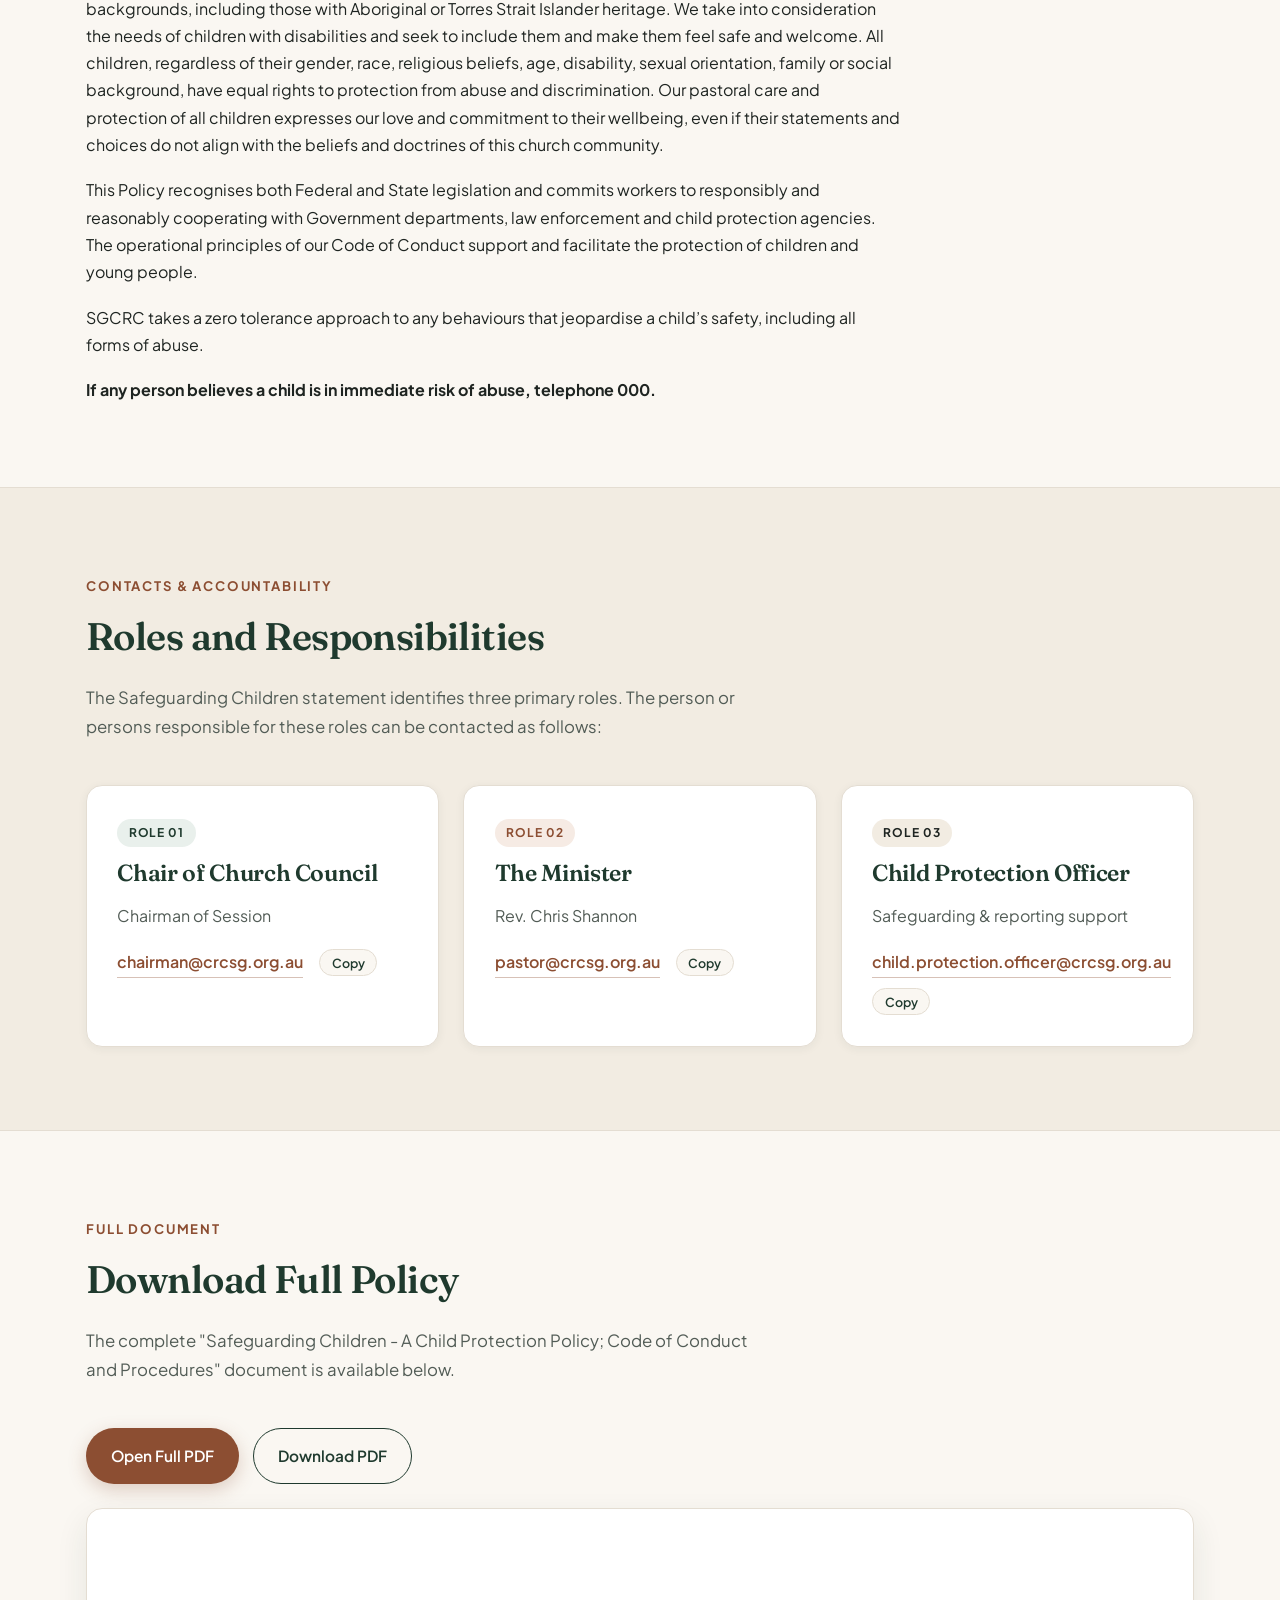
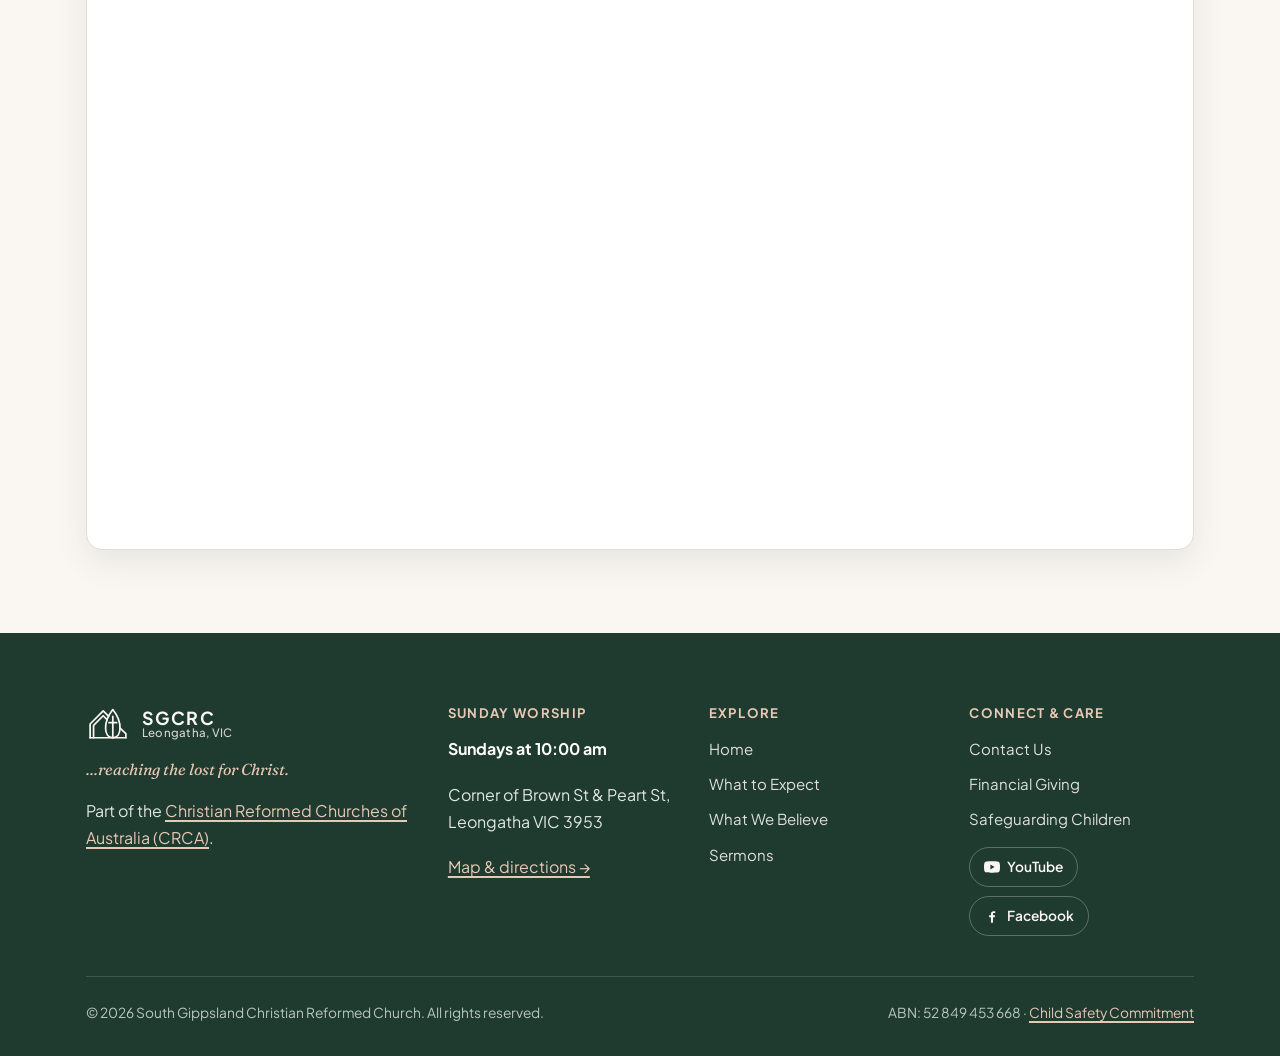
<file: safeguarding.html>
<!DOCTYPE html>
<html lang="en-AU">
<head>
  <meta charset="UTF-8">
  <meta name="viewport" content="width=device-width, initial-scale=1.0">
  <title>Safeguarding Children | South Gippsland Christian Reformed Church</title>
  <meta name="description" content="SGCRC Child Protection Policy, Code of Conduct, Safeguarding contact roles, and downloadable policy document.">
  <link rel="icon" type="image/svg+xml" href="assets/images/favicon.svg">
  <link rel="preconnect" href="https://fonts.googleapis.com">
  <link rel="preconnect" href="https://fonts.gstatic.com" crossorigin>
  <link href="https://fonts.googleapis.com/css2?family=Fraunces:ital,opsz,wght@0,9..144,500;0,9..144,600;1,9..144,500&family=Plus+Jakarta+Sans:wght@400;500;600;700&display=swap" rel="stylesheet">
  <link rel="stylesheet" href="assets/css/styles.css">
  <script defer src="assets/js/site-config.js"></script>
  <script defer src="assets/js/main.js"></script>
</head>
<body>
  <a class="skip-link" href="#main-content">Skip to main content</a>

  <header class="site-header">
    <div class="container header-inner">
      <a class="brand-link" href="index.html" aria-label="SGCRC Home">
        <svg class="brand-emblem" viewBox="0 0 64 52" fill="none" aria-hidden="true">
          <g stroke="currentColor" stroke-width="2.5" stroke-linecap="round" stroke-linejoin="round">
            <line x1="6" y1="46" x2="58" y2="46"/>
            <path d="M 6 46 V 26 L 25 7 L 33 15"/>
            <path d="M 11 46 V 28 L 25 14 L 30.5 19.5"/>
            <path d="M 39 5 C 54 24, 52 46, 39 46 C 26 46, 24 24, 39 5 Z"/>
            <line x1="39" y1="15" x2="39" y2="46"/>
            <line x1="33.5" y1="24" x2="44.5" y2="24"/>
            <path d="M 49.5 32 L 58 40 V 46"/>
          </g>
        </svg>
        <span class="brand-text">
          <span class="brand-acronym" data-config="shortName">SGCRC</span>
          <span class="brand-sub">Leongatha</span>
        </span>
      </a>

      <button class="nav-toggle" type="button" aria-expanded="false" aria-controls="primary-navigation" aria-label="Toggle navigation menu">
        <svg viewBox="0 0 24 24" fill="none" stroke="currentColor" stroke-width="2" stroke-linecap="round" aria-hidden="true">
          <line x1="3" y1="6" x2="21" y2="6"/>
          <line x1="3" y1="12" x2="21" y2="12"/>
          <line x1="3" y1="18" x2="21" y2="18"/>
        </svg>
      </button>

      <nav class="primary-nav" id="primary-navigation" aria-label="Main navigation">
        <ul class="nav-list">
          <li><a class="nav-link" href="index.html">Home</a></li>
          <li><a class="nav-link" href="what-to-expect.html">What to Expect</a></li>
          <li><a class="nav-link" href="what-we-believe.html">What We Believe</a></li>
          <li><a class="nav-link" href="sermons.html">Sermons</a></li>
          <li><a class="nav-link nav-link--cta" href="contact.html">Contact &amp; Giving</a></li>
        </ul>
      </nav>
    </div>
  </header>

  <div class="header-spacer" aria-hidden="true"></div>

  <main id="main-content">
    <section class="page-hero">
      <div class="container">
        <span class="eyebrow">Safety &amp; Care</span>
        <h1>Safeguarding Children</h1>
        <p class="lead">
          South Gippsland Christian Reformed Church is committed to providing and developing a child-protective culture for every child, young person, and vulnerable person.
        </p>
      </div>
    </section>

    <section class="section">
      <div class="container">
        <div class="alert-emergency" role="alert">
          <svg viewBox="0 0 24 24" fill="none" stroke="currentColor" stroke-width="2" stroke-linecap="round" stroke-linejoin="round" aria-hidden="true">
            <path d="M10.29 3.86 1.82 18a2 2 0 0 0 1.71 3h16.94a2 2 0 0 0 1.71-3L13.71 3.86a2 2 0 0 0-3.42 0Z"/>
            <line x1="12" y1="9" x2="12" y2="13"/>
            <line x1="12" y1="17" x2="12.01" y2="17"/>
          </svg>
          <div>
            <strong>Immediate Risk Notice:</strong> If any person believes a child is in immediate risk of abuse, telephone <a href="tel:000">000</a> immediately.
          </div>
        </div>

        <div class="prose">
          <h2>Introduction</h2>
          <p>SGCRC is committed to providing and developing a 'child-protective culture'.</p>
          <p>
            To that end, Church Council (Session) has adopted and is in the process of implementing a policy, code of conduct and procedures based on the model template.
          </p>
          <p>
            The policy statement from this document, "Safeguarding Children - A Child Protection Policy; Code of Conduct and Procedures", is reproduced below. The full document is available from the link provided at the bottom of this page.
          </p>

          <h2 style="margin-top: 2.5rem;">Policy Statement: A Commitment to Child Protection</h2>
          <p>
            The purpose of this Policy is to guide South Gippsland Christian Reformed Church (SGCRC) in developing a child-protective culture. SGCRC is committed to welcoming children and their parents or carers and providing a ‘child-safe’ environment, culture and programs for children and other vulnerable people who attend the services and other programs. We are committed to demonstrating our care and respect for every child and vulnerable person by protecting them from abuse of any kind. We see such a commitment as flowing naturally from our vision and mission to operate according to biblical, Christian principles for living and for recognising the unique value and potential of every person, regardless of race, age, gender, ability or disability.
          </p>

          <p>Our priority is to:</p>
          <ul>
            <li>provide safe physical, emotional and online environments.</li>
            <li>develop and implement clear expectations to guide the behaviour of adults towards children, expressed in a Child-safe Code of Conduct that provides advice for managing relationships between adult and children.</li>
            <li>develop and implement strategies for identifying, mitigating or eliminating risks to children’s wellbeing and safety.</li>
            <li>provide clear and accessible pathways for acting on observations, allegations and disclosures, including reporting abuse.</li>
          </ul>

          <p>
            We recognise the particular need for sensitivity for those from culturally or linguistically diverse backgrounds, including those with Aboriginal or Torres Strait Islander heritage. We take into consideration the needs of children with disabilities and seek to include them and make them feel safe and welcome. All children, regardless of their gender, race, religious beliefs, age, disability, sexual orientation, family or social background, have equal rights to protection from abuse and discrimination. Our pastoral care and protection of all children expresses our love and commitment to their wellbeing, even if their statements and choices do not align with the beliefs and doctrines of this church community.
          </p>

          <p>
            This Policy recognises both Federal and State legislation and commits workers to responsibly and reasonably cooperating with Government departments, law enforcement and child protection agencies. The operational principles of our Code of Conduct support and facilitate the protection of children and young people.
          </p>

          <p>
            SGCRC takes a zero tolerance approach to any behaviours that jeopardise a child’s safety, including all forms of abuse.
          </p>

          <p>
            <strong>If any person believes a child is in immediate risk of abuse, telephone 000.</strong>
          </p>
        </div>
      </div>
    </section>

    <section class="section section--sand">
      <div class="container">
        <div class="section-header">
          <span class="eyebrow">Contacts &amp; Accountability</span>
          <h2>Roles and Responsibilities</h2>
          <p>
            The Safeguarding Children statement identifies three primary roles. The person or persons responsible for these roles can be contacted as follows:
          </p>
        </div>

        <div class="cards-grid" data-reveal>
          <article class="card">
            <span class="role-badge">Role 01</span>
            <h3>Chair of Church Council</h3>
            <p>Chairman of Session</p>
            <div class="leader-actions">
              <a class="text-link" data-config-href="emails.chairman" data-href-prefix="mailto:" href="mailto:chairman@crcsg.org.au" data-config="emails.chairman">chairman@crcsg.org.au</a>
              <button class="copy-btn copy-btn--subtle" type="button" data-copy-config="emails.chairman" data-copy-value="chairman@crcsg.org.au">Copy</button>
            </div>
          </article>

          <article class="card">
            <span class="role-badge role-badge--timber">Role 02</span>
            <h3>The Minister</h3>
            <p data-config="pastor.name">Rev. Chris Shannon</p>
            <div class="leader-actions">
              <a class="text-link" data-config-href="emails.pastor" data-href-prefix="mailto:" href="mailto:pastor@crcsg.org.au" data-config="emails.pastor">pastor@crcsg.org.au</a>
              <button class="copy-btn copy-btn--subtle" type="button" data-copy-config="emails.pastor" data-copy-value="pastor@crcsg.org.au">Copy</button>
            </div>
          </article>

          <article class="card">
            <span class="role-badge role-badge--sand">Role 03</span>
            <h3>Child Protection Officer</h3>
            <p>Safeguarding &amp; reporting support</p>
            <div class="leader-actions">
              <a class="text-link" data-config-href="emails.childProtection" data-href-prefix="mailto:" href="mailto:child.protection.officer@crcsg.org.au" data-config="emails.childProtection">child.protection.officer@crcsg.org.au</a>
              <button class="copy-btn copy-btn--subtle" type="button" data-copy-config="emails.childProtection" data-copy-value="child.protection.officer@crcsg.org.au">Copy</button>
            </div>
          </article>
        </div>
      </div>
    </section>

    <section class="section" id="policy-document">
      <div class="container">
        <div class="section-header">
          <span class="eyebrow">Full Document</span>
          <h2>Download Full Policy</h2>
          <p>
            The complete "Safeguarding Children - A Child Protection Policy; Code of Conduct and Procedures" document is available below.
          </p>
        </div>

        <div class="btn-group" style="margin-bottom: 1.5rem;">
          <a class="btn btn-primary" data-config-href="safeguardingPdf.viewUrl" href="https://drive.google.com/file/d/1Gxs3bvnXZBlcO_nna6Tz7iw1B4P7xpQR/view" target="_blank" rel="noopener noreferrer">
            Open Full PDF
          </a>
          <a class="btn btn-outline" data-config-href="safeguardingPdf.downloadUrl" href="https://drive.google.com/uc?export=download&id=1Gxs3bvnXZBlcO_nna6Tz7iw1B4P7xpQR" target="_blank" rel="noopener noreferrer">
            Download PDF
          </a>
        </div>

        <div class="pdf-frame" data-reveal>
          <iframe
            data-safeguarding-pdf-embed
            src="https://drive.google.com/file/d/1Gxs3bvnXZBlcO_nna6Tz7iw1B4P7xpQR/preview"
            title="CRCSG Safeguarding Children Full Policy PDF"
            loading="lazy"></iframe>
        </div>
      </div>
    </section>
  </main>

  <footer class="site-footer">
    <div class="container">
      <div class="footer-grid">
        <div>
          <a class="brand-link footer-brand" href="index.html">
            <svg class="brand-emblem" viewBox="0 0 64 52" fill="none" aria-hidden="true">
              <g stroke="currentColor" stroke-width="2.5" stroke-linecap="round" stroke-linejoin="round">
                <line x1="6" y1="46" x2="58" y2="46"/>
                <path d="M 6 46 V 26 L 25 7 L 33 15"/>
                <path d="M 11 46 V 28 L 25 14 L 30.5 19.5"/>
                <path d="M 39 5 C 54 24, 52 46, 39 46 C 26 46, 24 24, 39 5 Z"/>
                <line x1="39" y1="15" x2="39" y2="46"/>
                <line x1="33.5" y1="24" x2="44.5" y2="24"/>
                <path d="M 49.5 32 L 58 40 V 46"/>
              </g>
            </svg>
            <span class="brand-text">
              <span class="brand-acronym" data-config="shortName">SGCRC</span>
              <span class="brand-sub">Leongatha, VIC</span>
            </span>
          </a>
          <p class="footer-tagline" data-config="tagline">...reaching the lost for Christ.</p>
          <p>
            Part of the <a href="https://crca.org.au" data-config-href="crcaUrl" target="_blank" rel="noopener noreferrer" style="color: #E7C8B5;">Christian Reformed Churches of Australia (CRCA)</a>.
          </p>
        </div>

        <div>
          <h3 class="footer-heading">Sunday Worship</h3>
          <p><strong data-config="serviceTime" style="color: #FFFFFF;">Sundays at 10:00 am</strong></p>
          <p data-config="streetAddress">Corner of Brown St &amp; Peart St, Leongatha VIC 3953</p>
          <p><a href="contact.html#location" style="color: #E7C8B5;">Map &amp; directions →</a></p>
        </div>

        <div>
          <h3 class="footer-heading">Explore</h3>
          <ul class="footer-links">
            <li><a href="index.html">Home</a></li>
            <li><a href="what-to-expect.html">What to Expect</a></li>
            <li><a href="what-we-believe.html">What We Believe</a></li>
            <li><a href="sermons.html">Sermons</a></li>
          </ul>
        </div>

        <div>
          <h3 class="footer-heading">Connect &amp; Care</h3>
          <ul class="footer-links">
            <li><a href="contact.html">Contact Us</a></li>
            <li><a href="contact.html#giving">Financial Giving</a></li>
            <li><a href="safeguarding.html">Safeguarding Children</a></li>
          </ul>
          <div class="social-pills">
            <a class="social-pill" data-config-href="youtube.channelUrl" href="https://www.youtube.com/@sgcrc-christianreformedchurch" target="_blank" rel="noopener noreferrer">
              <svg viewBox="0 0 24 24" fill="currentColor" aria-hidden="true"><path d="M23.5 6.2a3 3 0 0 0-2.1-2.1C19.5 3.5 12 3.5 12 3.5s-7.5 0-9.4.6A3 3 0 0 0 .5 6.2 31.3 31.3 0 0 0 0 12a31.3 31.3 0 0 0 .5 5.8 3 3 0 0 0 2.1 2.1c1.9.6 9.4.6 9.4.6s7.5 0 9.4-.6a3 3 0 0 0 2.1-2.1A31.3 31.3 0 0 0 24 12a31.3 31.3 0 0 0-.5-5.8ZM9.6 15.6V8.4L15.8 12l-6.2 3.6Z"/></svg>
              YouTube
            </a>
            <a class="social-pill" data-config-href="facebookUrl" href="https://www.facebook.com/p/Christian-Reformed-Church-South-Gippsland-100090853963231/" target="_blank" rel="noopener noreferrer">
              <svg viewBox="0 0 24 24" fill="currentColor" aria-hidden="true"><path d="M13.5 22v-8h2.7l.4-3h-3.1V9.1c0-.9.3-1.5 1.6-1.5h1.7V4.9c-.3 0-1.3-.1-2.4-.1-2.4 0-4 1.4-4 4.1V11H7.7v3h2.7v8h3.1Z"/></svg>
              Facebook
            </a>
          </div>
        </div>
      </div>

      <div class="footer-bottom">
        <span>&copy; <span data-current-year>2026</span> <span data-config="churchName">Christian Reformed Church of South Gippsland</span>. All rights reserved.</span>
        <span>ABN: <span data-config="abn">52 849 453 668</span> · <a href="safeguarding.html">Child Safety Commitment</a></span>
      </div>
    </div>
  </footer>
</body>
</html>
</file>
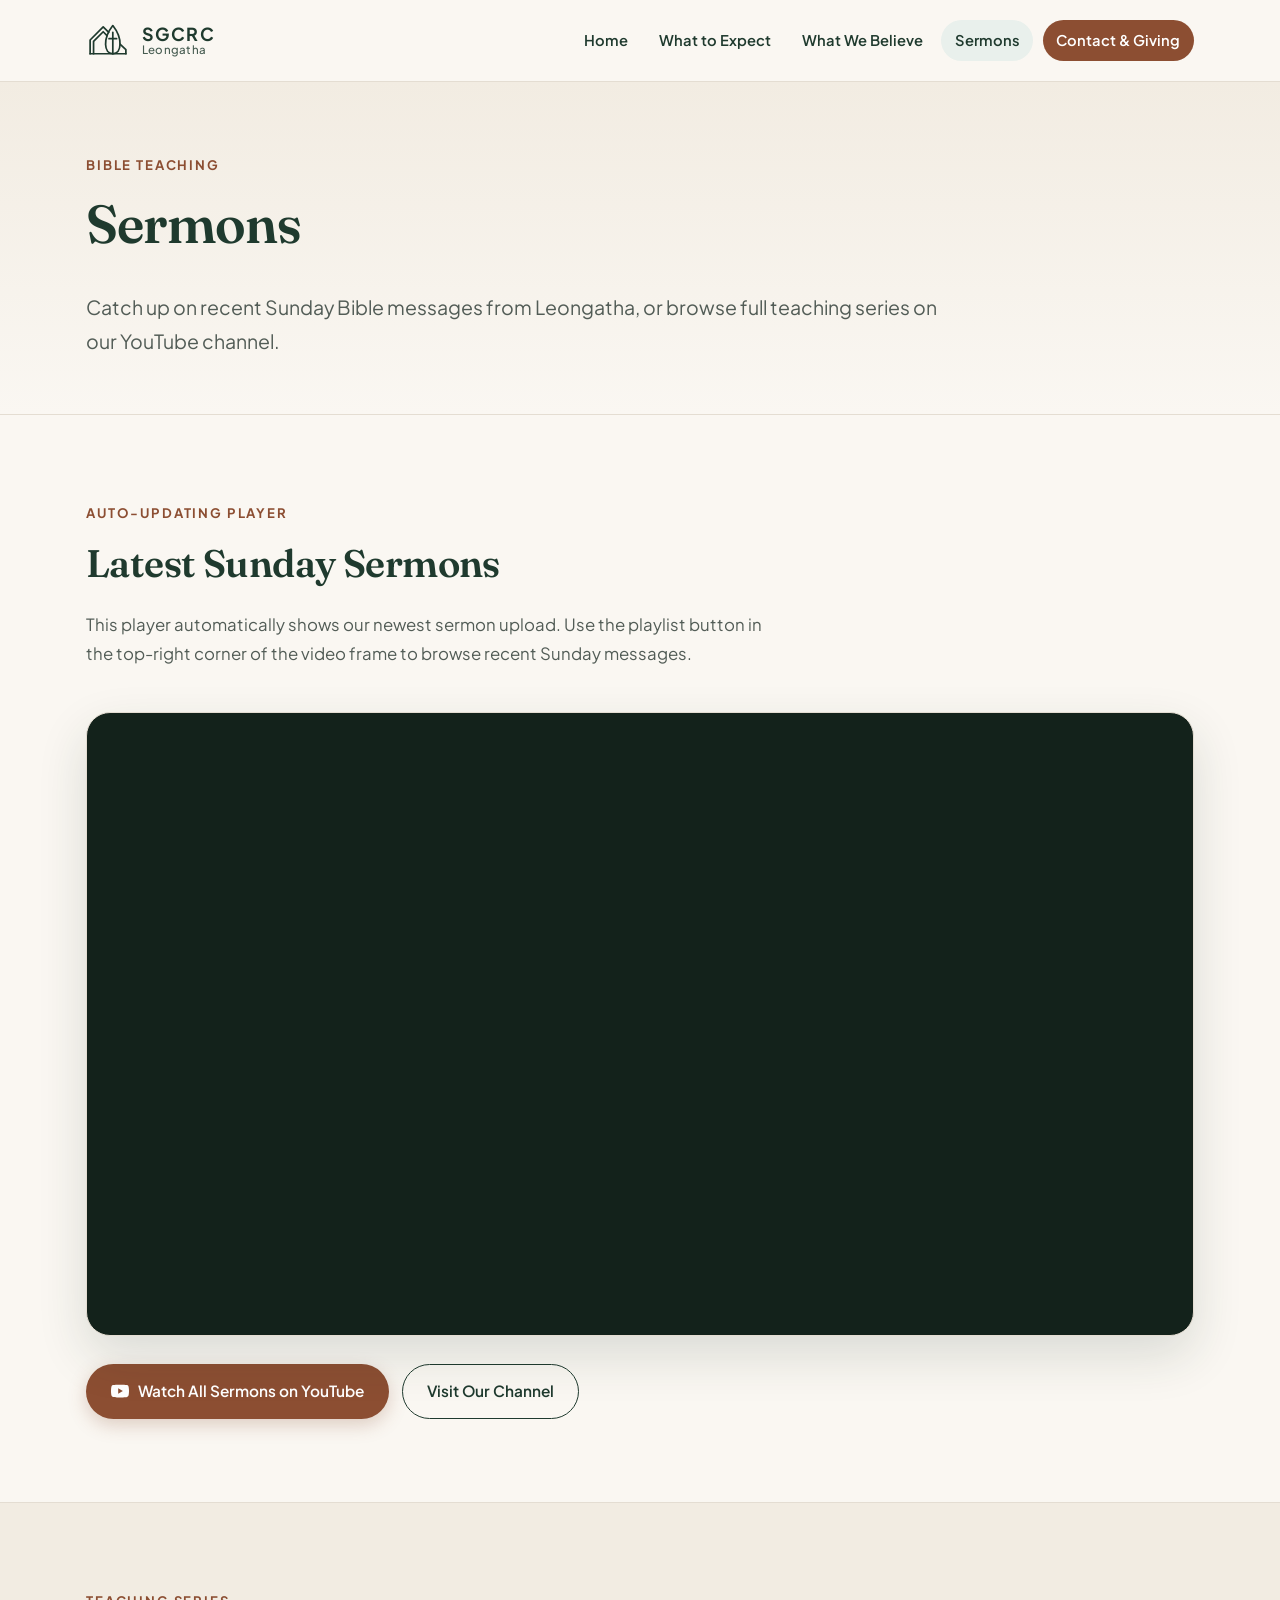
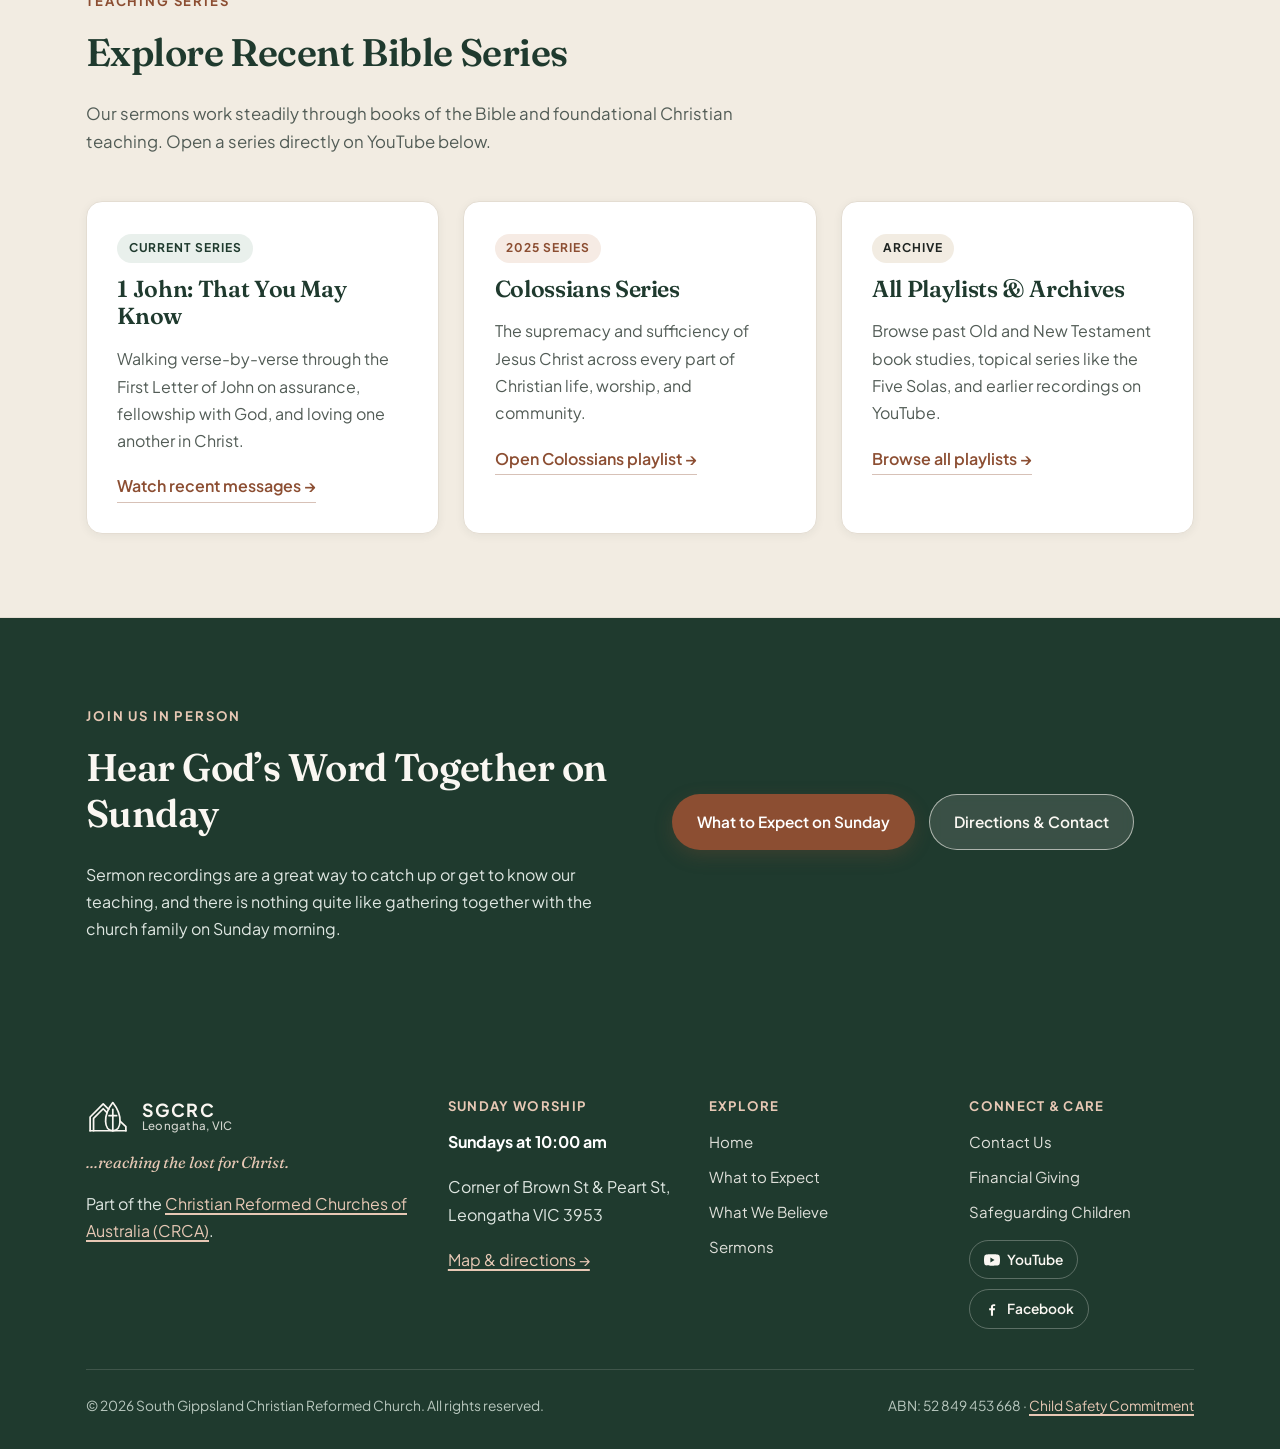
<file: sermons.html>
<!DOCTYPE html>
<html lang="en-AU">
<head>
  <meta charset="UTF-8">
  <meta name="viewport" content="width=device-width, initial-scale=1.0">
  <title>Sermons | South Gippsland Christian Reformed Church</title>
  <meta name="description" content="Watch and listen to recent Sunday Bible teaching and sermon series from the South Gippsland Christian Reformed Church in Leongatha.">
  <link rel="icon" type="image/svg+xml" href="assets/images/favicon.svg">
  <link rel="preconnect" href="https://fonts.googleapis.com">
  <link rel="preconnect" href="https://fonts.gstatic.com" crossorigin>
  <link href="https://fonts.googleapis.com/css2?family=Fraunces:ital,opsz,wght@0,9..144,500;0,9..144,600;1,9..144,500&family=Plus+Jakarta+Sans:wght@400;500;600;700&display=swap" rel="stylesheet">
  <link rel="stylesheet" href="assets/css/styles.css">
  <script defer src="assets/js/site-config.js"></script>
  <script defer src="assets/js/main.js"></script>
</head>
<body>
  <a class="skip-link" href="#main-content">Skip to main content</a>

  <header class="site-header">
    <div class="container header-inner">
      <a class="brand-link" href="index.html" aria-label="SGCRC Home">
        <svg class="brand-emblem" viewBox="0 0 64 52" fill="none" aria-hidden="true">
          <g stroke="currentColor" stroke-width="2.5" stroke-linecap="round" stroke-linejoin="round">
            <line x1="6" y1="46" x2="58" y2="46"/>
            <path d="M 6 46 V 26 L 25 7 L 33 15"/>
            <path d="M 11 46 V 28 L 25 14 L 30.5 19.5"/>
            <path d="M 39 5 C 54 24, 52 46, 39 46 C 26 46, 24 24, 39 5 Z"/>
            <line x1="39" y1="15" x2="39" y2="46"/>
            <line x1="33.5" y1="24" x2="44.5" y2="24"/>
            <path d="M 49.5 32 L 58 40 V 46"/>
          </g>
        </svg>
        <span class="brand-text">
          <span class="brand-acronym" data-config="shortName">SGCRC</span>
          <span class="brand-sub">Leongatha</span>
        </span>
      </a>

      <button class="nav-toggle" type="button" aria-expanded="false" aria-controls="primary-navigation" aria-label="Toggle navigation menu">
        <svg viewBox="0 0 24 24" fill="none" stroke="currentColor" stroke-width="2" stroke-linecap="round" aria-hidden="true">
          <line x1="3" y1="6" x2="21" y2="6"/>
          <line x1="3" y1="12" x2="21" y2="12"/>
          <line x1="3" y1="18" x2="21" y2="18"/>
        </svg>
      </button>

      <nav class="primary-nav" id="primary-navigation" aria-label="Main navigation">
        <ul class="nav-list">
          <li><a class="nav-link" href="index.html">Home</a></li>
          <li><a class="nav-link" href="what-to-expect.html">What to Expect</a></li>
          <li><a class="nav-link" href="what-we-believe.html">What We Believe</a></li>
          <li><a class="nav-link" href="sermons.html" aria-current="page">Sermons</a></li>
          <li><a class="nav-link nav-link--cta" href="contact.html">Contact &amp; Giving</a></li>
        </ul>
      </nav>
    </div>
  </header>

  <div class="header-spacer" aria-hidden="true"></div>

  <main id="main-content">
    <section class="page-hero">
      <div class="container">
        <span class="eyebrow">Bible Teaching</span>
        <h1>Sermons</h1>
        <p class="lead">
          Catch up on recent Sunday Bible messages from Leongatha, or browse full teaching series on our YouTube channel.
        </p>
      </div>
    </section>

    <section class="section">
      <div class="container">
        <div class="section-header">
          <span class="eyebrow">Auto-Updating Player</span>
          <h2>Latest Sunday Sermons</h2>
          <p>
            This player automatically shows our newest sermon upload. Use the playlist button in the top-right corner of the video frame to browse recent Sunday messages.
          </p>
        </div>

        <div class="video-frame" data-reveal>
          <iframe
            data-youtube-uploads-embed
            src="https://www.youtube.com/embed/videoseries?list=UUELw7mEJ6HG2HaojBDUKlWg"
            title="Christian Reformed Church of South Gippsland Latest Sermons"
            loading="lazy"
            referrerpolicy="strict-origin-when-cross-origin"
            allow="accelerometer; autoplay; clipboard-write; encrypted-media; gyroscope; picture-in-picture; web-share"
            allowfullscreen></iframe>
        </div>

        <div class="btn-group" style="margin-top: 1.75rem;">
          <a class="btn btn-primary" data-config-href="youtube.videosUrl" href="https://www.youtube.com/@sgcrc-christianreformedchurch/videos" target="_blank" rel="noopener noreferrer">
            <svg viewBox="0 0 24 24" fill="currentColor" aria-hidden="true"><path d="M23.5 6.2a3 3 0 0 0-2.1-2.1C19.5 3.5 12 3.5 12 3.5s-7.5 0-9.4.6A3 3 0 0 0 .5 6.2 31.3 31.3 0 0 0 0 12a31.3 31.3 0 0 0 .5 5.8 3 3 0 0 0 2.1 2.1c1.9.6 9.4.6 9.4.6s7.5 0 9.4-.6a3 3 0 0 0 2.1-2.1A31.3 31.3 0 0 0 24 12a31.3 31.3 0 0 0-.5-5.8ZM9.6 15.6V8.4L15.8 12l-6.2 3.6Z"/></svg>
            Watch All Sermons on YouTube
          </a>
          <a class="btn btn-outline" data-config-href="youtube.channelUrl" href="https://www.youtube.com/@sgcrc-christianreformedchurch" target="_blank" rel="noopener noreferrer">
            Visit Our Channel
          </a>
        </div>
      </div>
    </section>

    <section class="section section--sand">
      <div class="container">
        <div class="section-header">
          <span class="eyebrow">Teaching Series</span>
          <h2>Explore Recent Bible Series</h2>
          <p>
            Our sermons work steadily through books of the Bible and foundational Christian teaching. Open a series directly on YouTube below.
          </p>
        </div>

        <div class="cards-grid" data-reveal>
          <article class="card card--hover">
            <span class="role-badge">Current Series</span>
            <h3>1 John: That You May Know</h3>
            <p>
              Walking verse-by-verse through the First Letter of John on assurance, fellowship with God, and loving one another in Christ.
            </p>
            <a class="text-link" data-config-href="youtube.videosUrl" href="https://www.youtube.com/@sgcrc-christianreformedchurch/videos" target="_blank" rel="noopener noreferrer">
              Watch recent messages →
            </a>
          </article>

          <article class="card card--hover">
            <span class="role-badge role-badge--timber">2025 Series</span>
            <h3>Colossians Series</h3>
            <p>
              The supremacy and sufficiency of Jesus Christ across every part of Christian life, worship, and community.
            </p>
            <a class="text-link" href="https://www.youtube.com/playlist?list=PLVT6k6xjxfIIbY9-ZIHx0FzDAOx8rkYUI" target="_blank" rel="noopener noreferrer">
              Open Colossians playlist →
            </a>
          </article>

          <article class="card card--hover">
            <span class="role-badge role-badge--sand">Archive</span>
            <h3>All Playlists &amp; Archives</h3>
            <p>
              Browse past Old and New Testament book studies, topical series like the Five Solas, and earlier recordings on YouTube.
            </p>
            <a class="text-link" data-config-href="youtube.playlistsUrl" href="https://www.youtube.com/@sgcrc-christianreformedchurch/playlists" target="_blank" rel="noopener noreferrer">
              Browse all playlists →
            </a>
          </article>
        </div>
      </div>
    </section>

    <section class="section section--forest">
      <div class="container">
        <div class="split-grid">
          <div>
            <span class="eyebrow" style="color: #E7C8B5;">Join Us In Person</span>
            <h2>Hear God’s Word Together on Sunday</h2>
            <p>
              Sermon recordings are a great way to catch up or get to know our teaching, and there is nothing quite like gathering together with the church family on Sunday morning.
            </p>
          </div>
          <div class="btn-group">
            <a class="btn btn-primary" href="what-to-expect.html">What to Expect on Sunday</a>
            <a class="btn btn-outline-light" href="contact.html#location">Directions &amp; Contact</a>
          </div>
        </div>
      </div>
    </section>
  </main>

  <footer class="site-footer">
    <div class="container">
      <div class="footer-grid">
        <div>
          <a class="brand-link footer-brand" href="index.html">
            <svg class="brand-emblem" viewBox="0 0 64 52" fill="none" aria-hidden="true">
              <g stroke="currentColor" stroke-width="2.5" stroke-linecap="round" stroke-linejoin="round">
                <line x1="6" y1="46" x2="58" y2="46"/>
                <path d="M 6 46 V 26 L 25 7 L 33 15"/>
                <path d="M 11 46 V 28 L 25 14 L 30.5 19.5"/>
                <path d="M 39 5 C 54 24, 52 46, 39 46 C 26 46, 24 24, 39 5 Z"/>
                <line x1="39" y1="15" x2="39" y2="46"/>
                <line x1="33.5" y1="24" x2="44.5" y2="24"/>
                <path d="M 49.5 32 L 58 40 V 46"/>
              </g>
            </svg>
            <span class="brand-text">
              <span class="brand-acronym" data-config="shortName">SGCRC</span>
              <span class="brand-sub">Leongatha, VIC</span>
            </span>
          </a>
          <p class="footer-tagline" data-config="tagline">...reaching the lost for Christ.</p>
          <p>
            Part of the <a href="https://crca.org.au" data-config-href="crcaUrl" target="_blank" rel="noopener noreferrer" style="color: #E7C8B5;">Christian Reformed Churches of Australia (CRCA)</a>.
          </p>
        </div>

        <div>
          <h3 class="footer-heading">Sunday Worship</h3>
          <p><strong data-config="serviceTime" style="color: #FFFFFF;">Sundays at 10:00 am</strong></p>
          <p data-config="streetAddress">Corner of Brown St &amp; Peart St, Leongatha VIC 3953</p>
          <p><a href="contact.html#location" style="color: #E7C8B5;">Map &amp; directions →</a></p>
        </div>

        <div>
          <h3 class="footer-heading">Explore</h3>
          <ul class="footer-links">
            <li><a href="index.html">Home</a></li>
            <li><a href="what-to-expect.html">What to Expect</a></li>
            <li><a href="what-we-believe.html">What We Believe</a></li>
            <li><a href="sermons.html">Sermons</a></li>
          </ul>
        </div>

        <div>
          <h3 class="footer-heading">Connect &amp; Care</h3>
          <ul class="footer-links">
            <li><a href="contact.html">Contact Us</a></li>
            <li><a href="contact.html#giving">Financial Giving</a></li>
            <li><a href="safeguarding.html">Safeguarding Children</a></li>
          </ul>
          <div class="social-pills">
            <a class="social-pill" data-config-href="youtube.channelUrl" href="https://www.youtube.com/@sgcrc-christianreformedchurch" target="_blank" rel="noopener noreferrer">
              <svg viewBox="0 0 24 24" fill="currentColor" aria-hidden="true"><path d="M23.5 6.2a3 3 0 0 0-2.1-2.1C19.5 3.5 12 3.5 12 3.5s-7.5 0-9.4.6A3 3 0 0 0 .5 6.2 31.3 31.3 0 0 0 0 12a31.3 31.3 0 0 0 .5 5.8 3 3 0 0 0 2.1 2.1c1.9.6 9.4.6 9.4.6s7.5 0 9.4-.6a3 3 0 0 0 2.1-2.1A31.3 31.3 0 0 0 24 12a31.3 31.3 0 0 0-.5-5.8ZM9.6 15.6V8.4L15.8 12l-6.2 3.6Z"/></svg>
              YouTube
            </a>
            <a class="social-pill" data-config-href="facebookUrl" href="https://www.facebook.com/p/Christian-Reformed-Church-South-Gippsland-100090853963231/" target="_blank" rel="noopener noreferrer">
              <svg viewBox="0 0 24 24" fill="currentColor" aria-hidden="true"><path d="M13.5 22v-8h2.7l.4-3h-3.1V9.1c0-.9.3-1.5 1.6-1.5h1.7V4.9c-.3 0-1.3-.1-2.4-.1-2.4 0-4 1.4-4 4.1V11H7.7v3h2.7v8h3.1Z"/></svg>
              Facebook
            </a>
          </div>
        </div>
      </div>

      <div class="footer-bottom">
        <span>&copy; <span data-current-year>2026</span> <span data-config="churchName">Christian Reformed Church of South Gippsland</span>. All rights reserved.</span>
        <span>ABN: <span data-config="abn">52 849 453 668</span> · <a href="safeguarding.html">Child Safety Commitment</a></span>
      </div>
    </div>
  </footer>
</body>
</html>
</file>
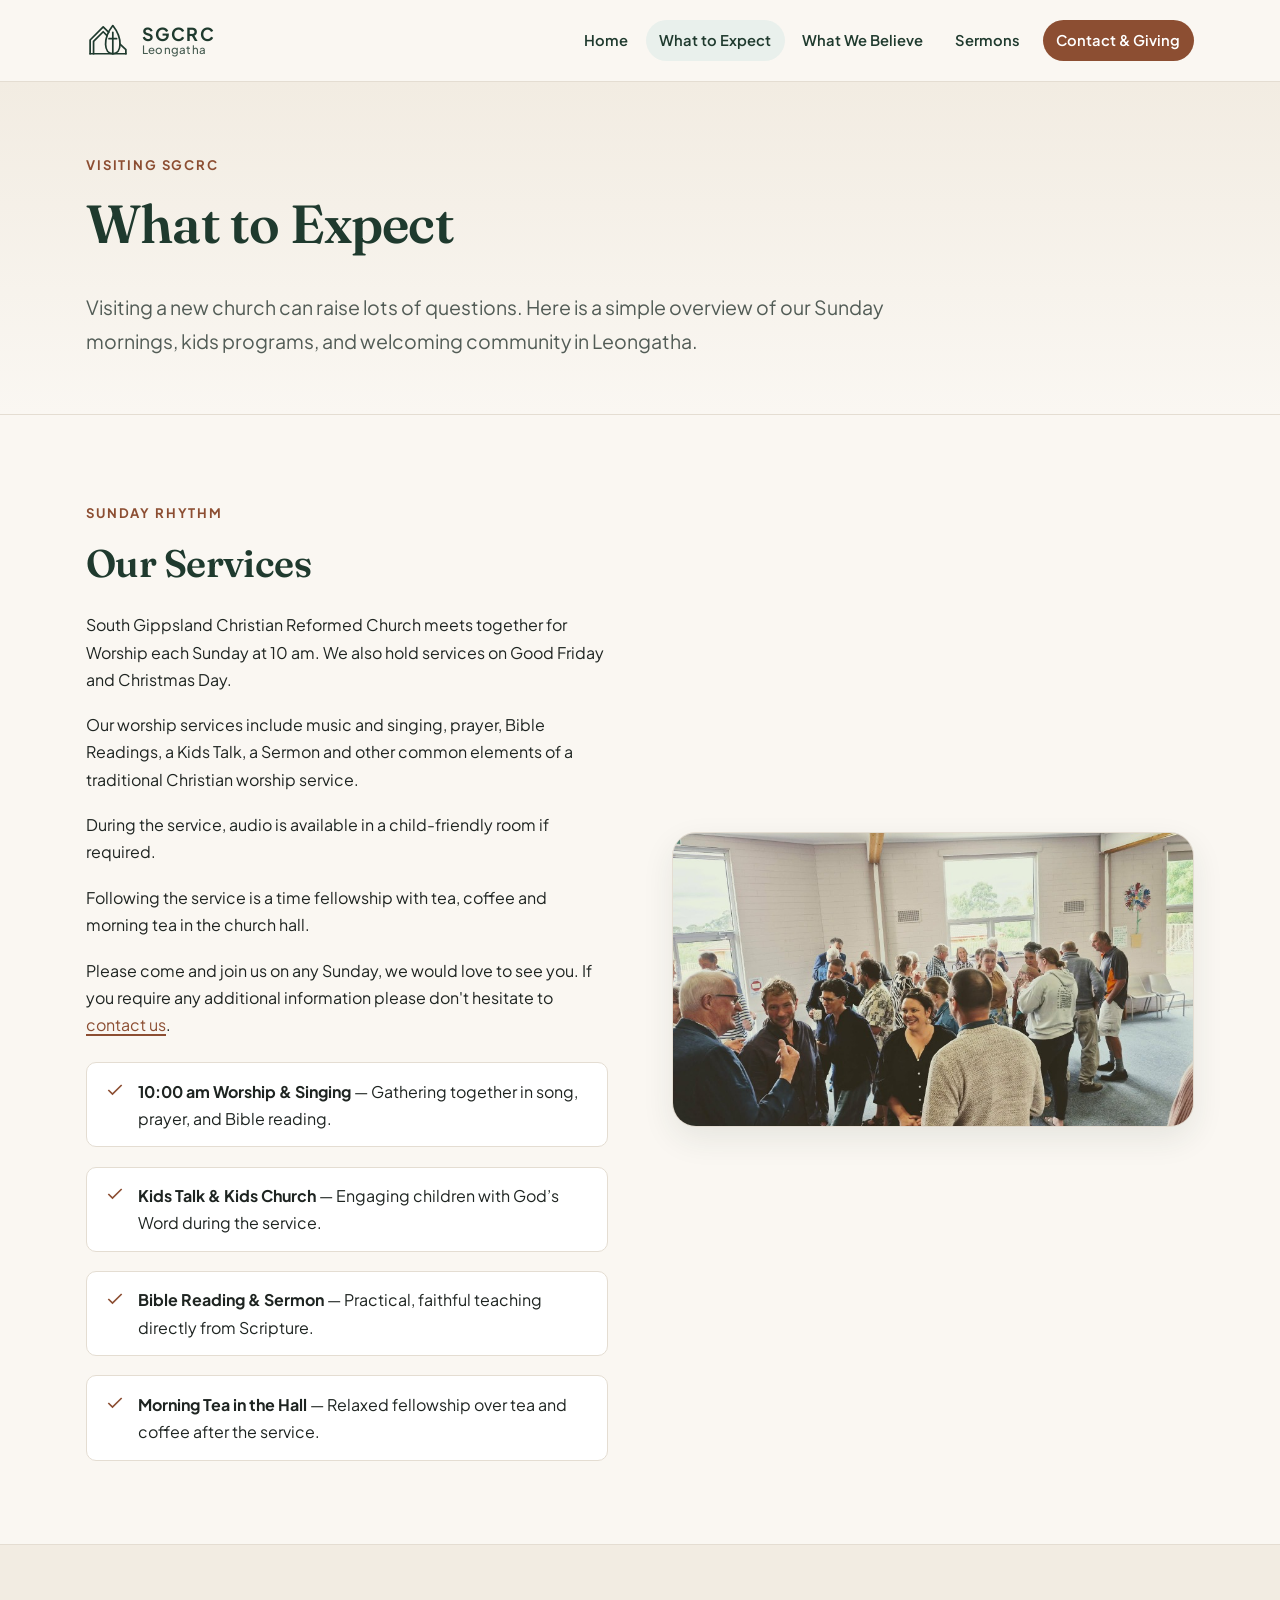
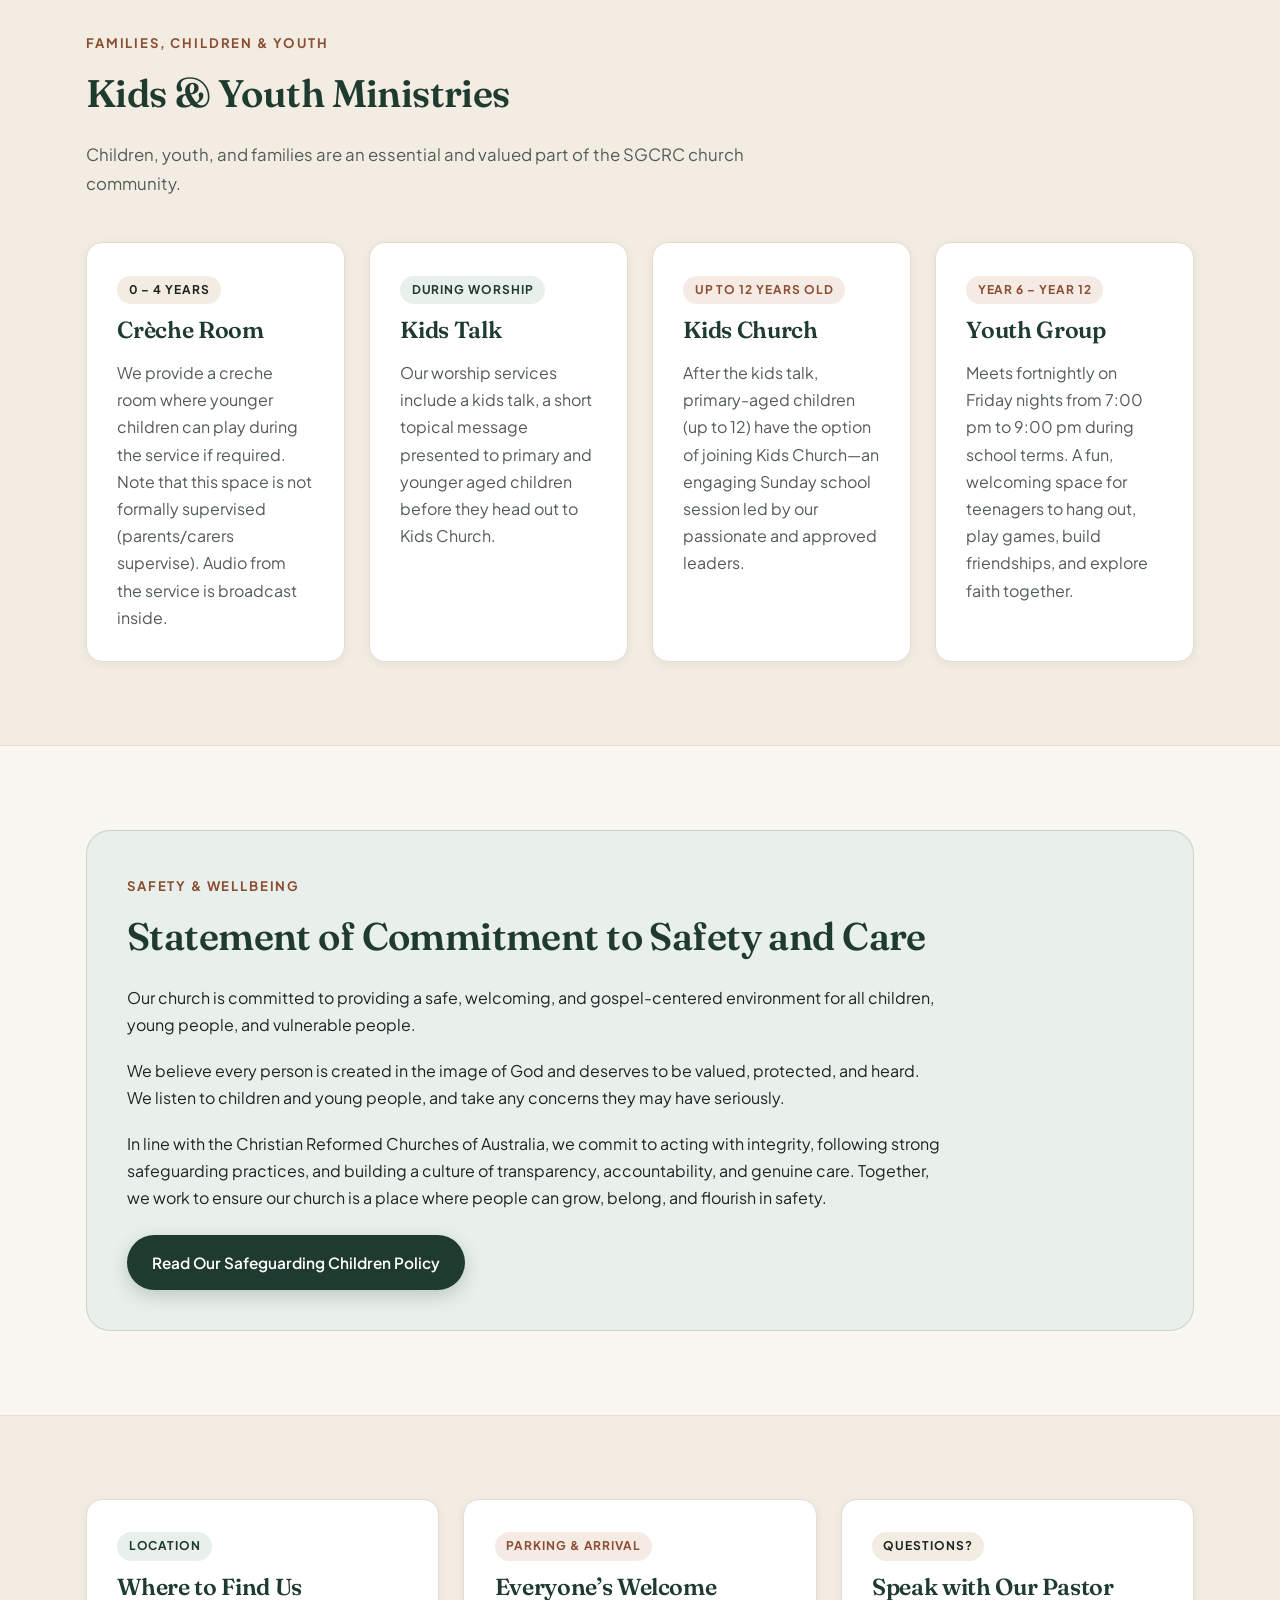
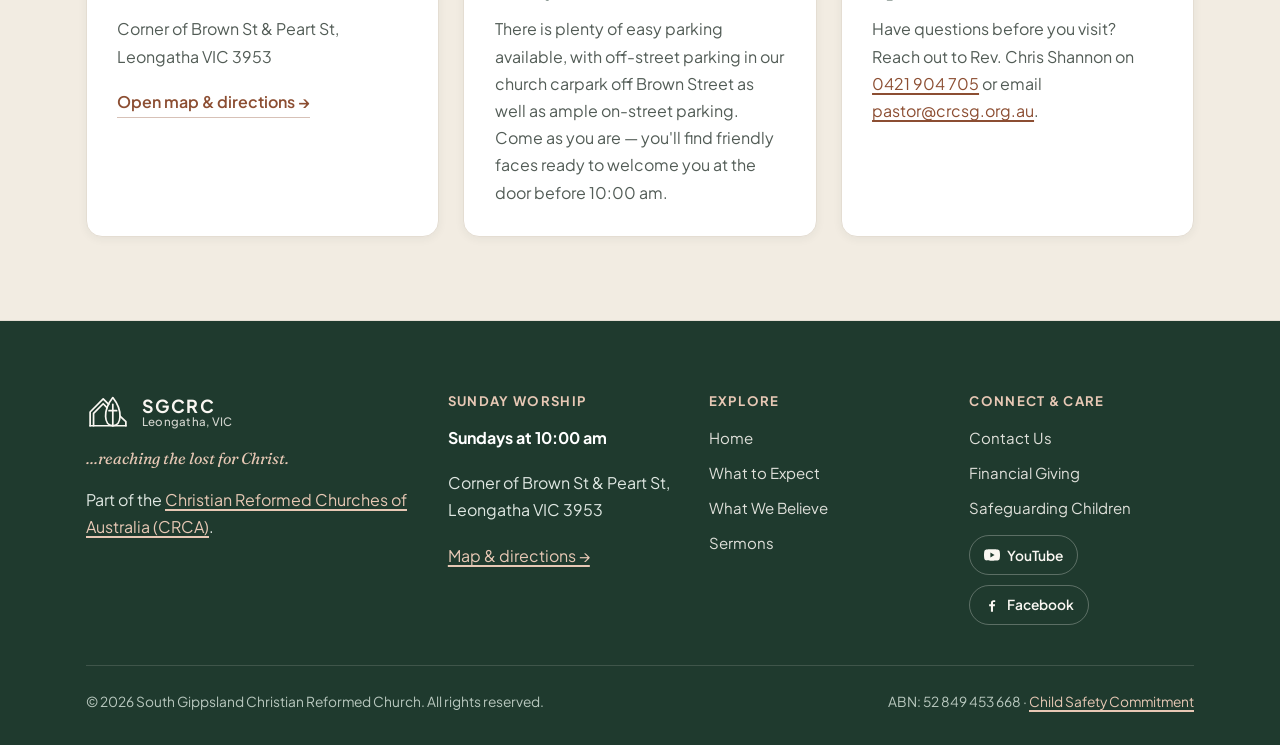
<file: what-to-expect.html>
<!DOCTYPE html>
<html lang="en-AU">
<head>
  <meta charset="UTF-8">
  <meta name="viewport" content="width=device-width, initial-scale=1.0">
  <title>What to Expect | South Gippsland Christian Reformed Church</title>
  <meta name="description" content="Visit SGCRC on Sundays at 10:00 am in Leongatha. Learn about our worship services, Kids Talk, Kids Church, Crèche room, Youth Group, morning tea, and safety commitment.">
  <link rel="icon" type="image/svg+xml" href="assets/images/favicon.svg">
  <link rel="preconnect" href="https://fonts.googleapis.com">
  <link rel="preconnect" href="https://fonts.gstatic.com" crossorigin>
  <link href="https://fonts.googleapis.com/css2?family=Fraunces:ital,opsz,wght@0,9..144,500;0,9..144,600;1,9..144,500&family=Plus+Jakarta+Sans:wght@400;500;600;700&display=swap" rel="stylesheet">
  <link rel="stylesheet" href="assets/css/styles.css">
  <script defer src="assets/js/site-config.js"></script>
  <script defer src="assets/js/main.js"></script>
</head>
<body>
  <a class="skip-link" href="#main-content">Skip to main content</a>

  <header class="site-header">
    <div class="container header-inner">
      <a class="brand-link" href="index.html" aria-label="SGCRC Home">
        <svg class="brand-emblem" viewBox="0 0 64 52" fill="none" aria-hidden="true">
          <g stroke="currentColor" stroke-width="2.5" stroke-linecap="round" stroke-linejoin="round">
            <line x1="6" y1="46" x2="58" y2="46"/>
            <path d="M 6 46 V 26 L 25 7 L 33 15"/>
            <path d="M 11 46 V 28 L 25 14 L 30.5 19.5"/>
            <path d="M 39 5 C 54 24, 52 46, 39 46 C 26 46, 24 24, 39 5 Z"/>
            <line x1="39" y1="15" x2="39" y2="46"/>
            <line x1="33.5" y1="24" x2="44.5" y2="24"/>
            <path d="M 49.5 32 L 58 40 V 46"/>
          </g>
        </svg>
        <span class="brand-text">
          <span class="brand-acronym" data-config="shortName">SGCRC</span>
          <span class="brand-sub">Leongatha</span>
        </span>
      </a>

      <button class="nav-toggle" type="button" aria-expanded="false" aria-controls="primary-navigation" aria-label="Toggle navigation menu">
        <svg viewBox="0 0 24 24" fill="none" stroke="currentColor" stroke-width="2" stroke-linecap="round" aria-hidden="true">
          <line x1="3" y1="6" x2="21" y2="6"/>
          <line x1="3" y1="12" x2="21" y2="12"/>
          <line x1="3" y1="18" x2="21" y2="18"/>
        </svg>
      </button>

      <nav class="primary-nav" id="primary-navigation" aria-label="Main navigation">
        <ul class="nav-list">
          <li><a class="nav-link" href="index.html">Home</a></li>
          <li><a class="nav-link" href="what-to-expect.html" aria-current="page">What to Expect</a></li>
          <li><a class="nav-link" href="what-we-believe.html">What We Believe</a></li>
          <li><a class="nav-link" href="sermons.html">Sermons</a></li>
          <li><a class="nav-link nav-link--cta" href="contact.html">Contact &amp; Giving</a></li>
        </ul>
      </nav>
    </div>
  </header>

  <div class="header-spacer" aria-hidden="true"></div>

  <main id="main-content">
    <section class="page-hero">
      <div class="container">
        <span class="eyebrow">Visiting SGCRC</span>
        <h1>What to Expect</h1>
        <p class="lead">
          Visiting a new church can raise lots of questions. Here is a simple overview of our Sunday mornings, kids programs, and welcoming community in Leongatha.
        </p>
      </div>
    </section>

    <section class="section">
      <div class="container">
        <div class="split-grid">
          <div class="prose" data-reveal>
            <span class="eyebrow">Sunday Rhythm</span>
            <h2>Our Services</h2>
            <p>
              South Gippsland Christian Reformed Church meets together for Worship each Sunday at 10 am. We also hold services on Good Friday and Christmas Day.
            </p>
            <p>
              Our worship services include music and singing, prayer, Bible Readings, a Kids Talk, a Sermon and other common elements of a traditional Christian worship service.
            </p>
            <p>
              During the service, audio is available in a child-friendly room if required.
            </p>
            <p>
              Following the service is a time fellowship with tea, coffee and morning tea in the church hall.
            </p>
            <p>
              Please come and join us on any Sunday, we would love to see you. If you require any additional information please don't hesitate to <a href="contact.html">contact us</a>.
            </p>

            <ul class="rhythm-list">
              <li class="rhythm-item">
                <svg viewBox="0 0 24 24" fill="none" stroke="currentColor" stroke-width="2" aria-hidden="true"><polyline points="20 6 9 17 4 12"/></svg>
                <span><strong>10:00 am Worship &amp; Singing</strong> — Gathering together in song, prayer, and Bible reading.</span>
              </li>
              <li class="rhythm-item">
                <svg viewBox="0 0 24 24" fill="none" stroke="currentColor" stroke-width="2" aria-hidden="true"><polyline points="20 6 9 17 4 12"/></svg>
                <span><strong>Kids Talk &amp; Kids Church</strong> — Engaging children with God’s Word during the service.</span>
              </li>
              <li class="rhythm-item">
                <svg viewBox="0 0 24 24" fill="none" stroke="currentColor" stroke-width="2" aria-hidden="true"><polyline points="20 6 9 17 4 12"/></svg>
                <span><strong>Bible Reading &amp; Sermon</strong> — Practical, faithful teaching directly from Scripture.</span>
              </li>
              <li class="rhythm-item">
                <svg viewBox="0 0 24 24" fill="none" stroke="currentColor" stroke-width="2" aria-hidden="true"><polyline points="20 6 9 17 4 12"/></svg>
                <span><strong>Morning Tea in the Hall</strong> — Relaxed fellowship over tea and coffee after the service.</span>
              </li>
            </ul>
          </div>

          <div class="media-frame" data-reveal>
            <img src="assets/images/morning-tea.jpg" alt="Christian Reformed Church of South Gippsland church family fellowship and morning tea in the church hall" style="aspect-ratio: 16 / 9; object-fit: cover;">
          </div>
        </div>
      </div>
    </section>

    <section class="section section--sand" id="kids">
      <div class="container">
        <div class="section-header">
          <span class="eyebrow">Families, Children &amp; Youth</span>
          <h2>Kids &amp; Youth Ministries</h2>
          <p>
            Children, youth, and families are an essential and valued part of the SGCRC church community.
          </p>
        </div>

        <div class="cards-grid cards-grid--4" data-reveal>
          <article class="card">
            <span class="role-badge role-badge--sand">0 – 4 Years</span>
            <h3>Crèche Room</h3>
            <p>
              We provide a creche room where younger children can play during the service if required. Note that this space is not formally supervised (parents/carers supervise). Audio from the service is broadcast inside.
            </p>
          </article>

          <article class="card">
            <span class="role-badge">During Worship</span>
            <h3>Kids Talk</h3>
            <p>
              Our worship services include a kids talk, a short topical message presented to primary and younger aged children before they head out to Kids Church.
            </p>
          </article>

          <article class="card">
            <span class="role-badge role-badge--timber">Up to 12 Years Old</span>
            <h3>Kids Church</h3>
            <p>
              After the kids talk, primary-aged children (up to 12) have the option of joining Kids Church—an engaging Sunday school session led by our passionate and approved leaders.
            </p>
          </article>

          <article class="card">
            <span class="role-badge role-badge--timber">Year 6 – Year 12</span>
            <h3>Youth Group</h3>
            <p>
              Meets fortnightly on Friday nights from 7:00 pm to 9:00 pm during school terms. A fun, welcoming space for teenagers to hang out, play games, build friendships, and explore faith together.
            </p>
          </article>
        </div>
      </div>
    </section>

    <section class="section">
      <div class="container">
        <div class="callout-banner" data-reveal>
          <span class="eyebrow">Safety &amp; Wellbeing</span>
          <h2>Statement of Commitment to Safety and Care</h2>
          <div class="prose">
            <p>
              Our church is committed to providing a safe, welcoming, and gospel-centered environment for all children, young people, and vulnerable people.
            </p>
            <p>
              We believe every person is created in the image of God and deserves to be valued, protected, and heard. We listen to children and young people, and take any concerns they may have seriously.
            </p>
            <p>
              In line with the Christian Reformed Churches of Australia, we commit to acting with integrity, following strong safeguarding practices, and building a culture of transparency, accountability, and genuine care. Together, we work to ensure our church is a place where people can grow, belong, and flourish in safety.
            </p>
          </div>
          <div class="btn-group" style="margin-top: 1.5rem;">
            <a class="btn btn-forest" href="safeguarding.html">Read Our Safeguarding Children Policy</a>
          </div>
        </div>
      </div>
    </section>

    <section class="section section--sand">
      <div class="container">
        <div class="cards-grid" data-reveal>
          <article class="card">
            <span class="role-badge">Location</span>
            <h3>Where to Find Us</h3>
            <p data-config="streetAddress">Corner of Brown St &amp; Peart St, Leongatha VIC 3953</p>
            <a class="text-link" href="contact.html#location">Open map &amp; directions →</a>
          </article>

          <article class="card">
            <span class="role-badge role-badge--timber">Parking &amp; Arrival</span>
            <h3>Everyone’s Welcome</h3>
            <p>
              There is plenty of easy parking available, with off-street parking in our church carpark off Brown Street as well as ample on-street parking. Come as you are — you'll find friendly faces ready to welcome you at the door before 10:00 am.
            </p>
          </article>

          <article class="card">
            <span class="role-badge role-badge--sand">Questions?</span>
            <h3>Speak with Our Pastor</h3>
            <p>
              Have questions before you visit? Reach out to <span data-config="pastor.name">Rev. Chris Shannon</span> on <a data-config-href="pastor.phoneHref" data-href-prefix="tel:" href="tel:+61421904705" data-config="pastor.phoneDisplay">0421 904 705</a> or email <a data-config-href="pastor.email" data-href-prefix="mailto:" href="mailto:pastor@crcsg.org.au" data-config="pastor.email">pastor@crcsg.org.au</a>.
            </p>
          </article>
        </div>
      </div>
    </section>
  </main>

  <footer class="site-footer">
    <div class="container">
      <div class="footer-grid">
        <div>
          <a class="brand-link footer-brand" href="index.html">
            <svg class="brand-emblem" viewBox="0 0 64 52" fill="none" aria-hidden="true">
              <g stroke="currentColor" stroke-width="2.5" stroke-linecap="round" stroke-linejoin="round">
                <line x1="6" y1="46" x2="58" y2="46"/>
                <path d="M 6 46 V 26 L 25 7 L 33 15"/>
                <path d="M 11 46 V 28 L 25 14 L 30.5 19.5"/>
                <path d="M 39 5 C 54 24, 52 46, 39 46 C 26 46, 24 24, 39 5 Z"/>
                <line x1="39" y1="15" x2="39" y2="46"/>
                <line x1="33.5" y1="24" x2="44.5" y2="24"/>
                <path d="M 49.5 32 L 58 40 V 46"/>
              </g>
            </svg>
            <span class="brand-text">
              <span class="brand-acronym" data-config="shortName">SGCRC</span>
              <span class="brand-sub">Leongatha, VIC</span>
            </span>
          </a>
          <p class="footer-tagline" data-config="tagline">...reaching the lost for Christ.</p>
          <p>
            Part of the <a href="https://crca.org.au" data-config-href="crcaUrl" target="_blank" rel="noopener noreferrer" style="color: #E7C8B5;">Christian Reformed Churches of Australia (CRCA)</a>.
          </p>
        </div>

        <div>
          <h3 class="footer-heading">Sunday Worship</h3>
          <p><strong data-config="serviceTime" style="color: #FFFFFF;">Sundays at 10:00 am</strong></p>
          <p data-config="streetAddress">Corner of Brown St &amp; Peart St, Leongatha VIC 3953</p>
          <p><a href="contact.html#location" style="color: #E7C8B5;">Map &amp; directions →</a></p>
        </div>

        <div>
          <h3 class="footer-heading">Explore</h3>
          <ul class="footer-links">
            <li><a href="index.html">Home</a></li>
            <li><a href="what-to-expect.html">What to Expect</a></li>
            <li><a href="what-we-believe.html">What We Believe</a></li>
            <li><a href="sermons.html">Sermons</a></li>
          </ul>
        </div>

        <div>
          <h3 class="footer-heading">Connect &amp; Care</h3>
          <ul class="footer-links">
            <li><a href="contact.html">Contact Us</a></li>
            <li><a href="contact.html#giving">Financial Giving</a></li>
            <li><a href="safeguarding.html">Safeguarding Children</a></li>
          </ul>
          <div class="social-pills">
            <a class="social-pill" data-config-href="youtube.channelUrl" href="https://www.youtube.com/@sgcrc-christianreformedchurch" target="_blank" rel="noopener noreferrer">
              <svg viewBox="0 0 24 24" fill="currentColor" aria-hidden="true"><path d="M23.5 6.2a3 3 0 0 0-2.1-2.1C19.5 3.5 12 3.5 12 3.5s-7.5 0-9.4.6A3 3 0 0 0 .5 6.2 31.3 31.3 0 0 0 0 12a31.3 31.3 0 0 0 .5 5.8 3 3 0 0 0 2.1 2.1c1.9.6 9.4.6 9.4.6s7.5 0 9.4-.6a3 3 0 0 0 2.1-2.1A31.3 31.3 0 0 0 24 12a31.3 31.3 0 0 0-.5-5.8ZM9.6 15.6V8.4L15.8 12l-6.2 3.6Z"/></svg>
              YouTube
            </a>
            <a class="social-pill" data-config-href="facebookUrl" href="https://www.facebook.com/p/Christian-Reformed-Church-South-Gippsland-100090853963231/" target="_blank" rel="noopener noreferrer">
              <svg viewBox="0 0 24 24" fill="currentColor" aria-hidden="true"><path d="M13.5 22v-8h2.7l.4-3h-3.1V9.1c0-.9.3-1.5 1.6-1.5h1.7V4.9c-.3 0-1.3-.1-2.4-.1-2.4 0-4 1.4-4 4.1V11H7.7v3h2.7v8h3.1Z"/></svg>
              Facebook
            </a>
          </div>
        </div>
      </div>

      <div class="footer-bottom">
        <span>&copy; <span data-current-year>2026</span> <span data-config="churchName">Christian Reformed Church of South Gippsland</span>. All rights reserved.</span>
        <span>ABN: <span data-config="abn">52 849 453 668</span> · <a href="safeguarding.html">Child Safety Commitment</a></span>
      </div>
    </div>
  </footer>
</body>
</html>
</file>
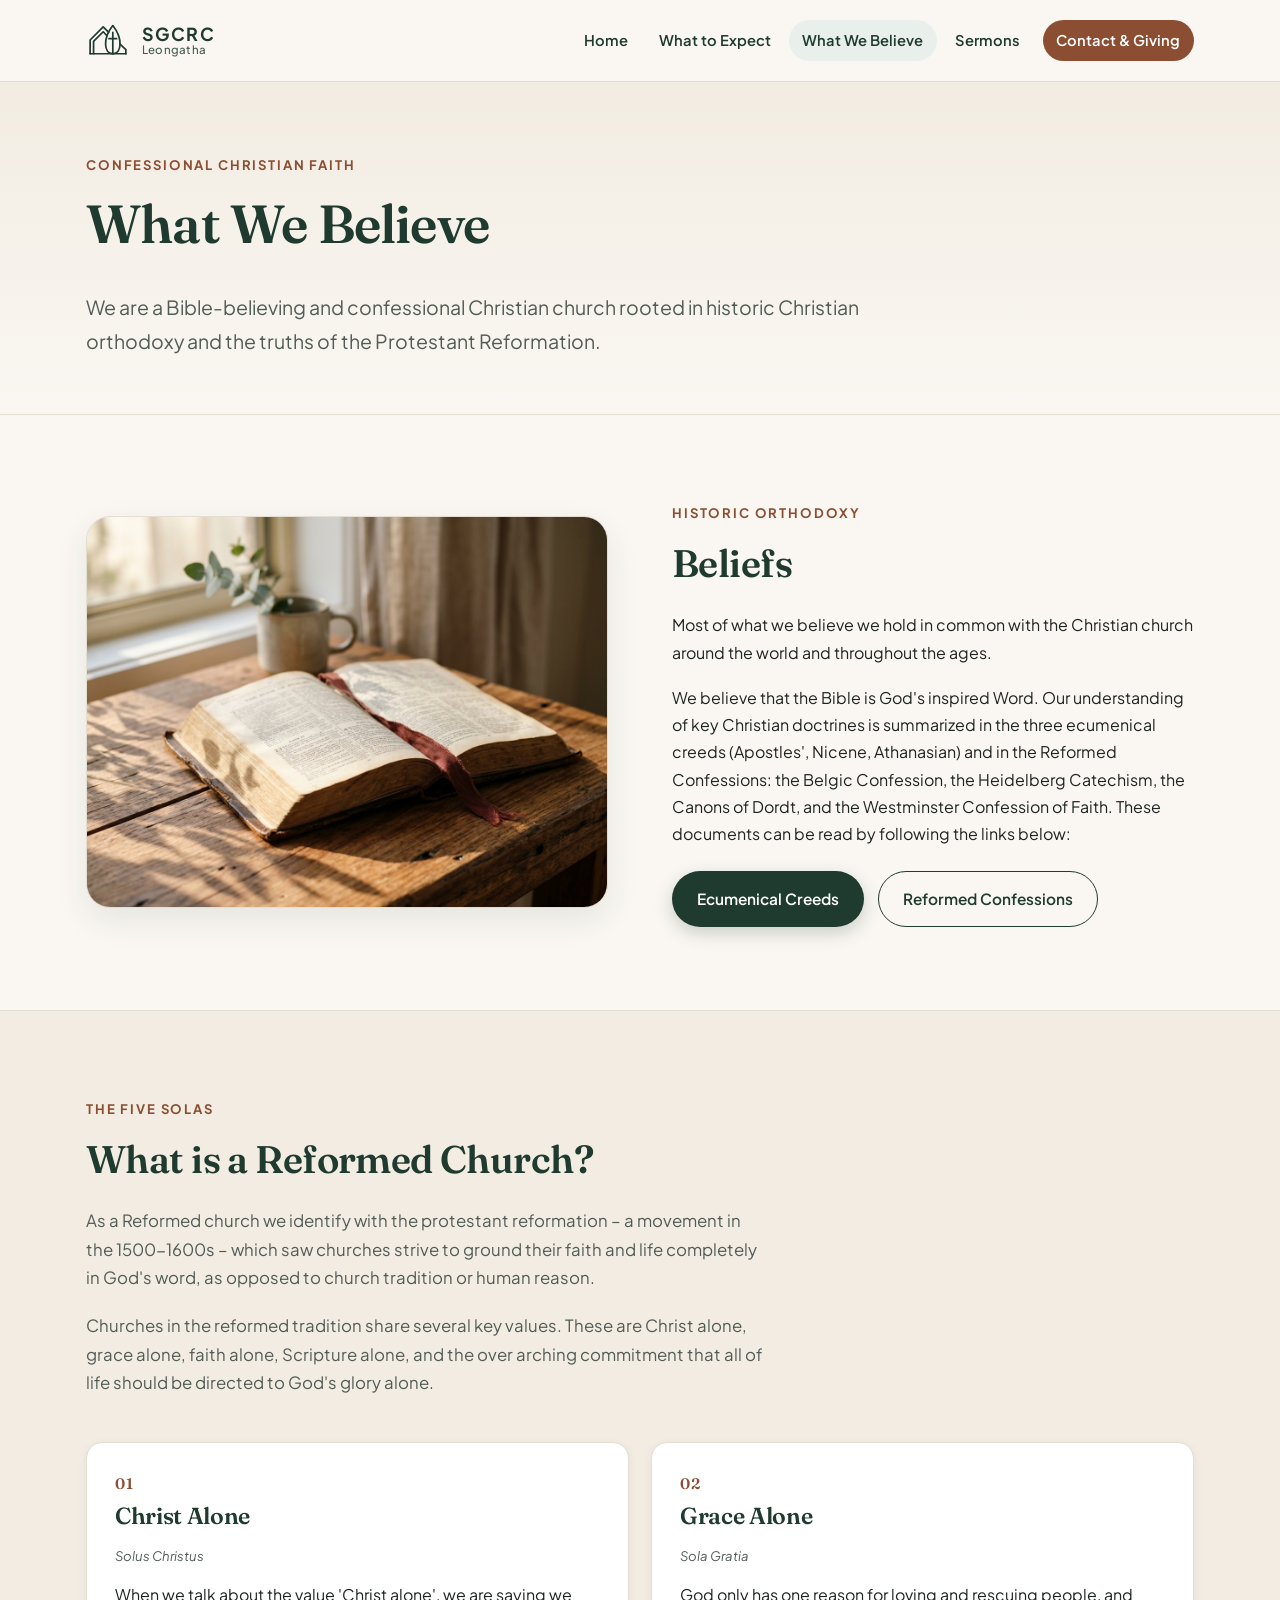
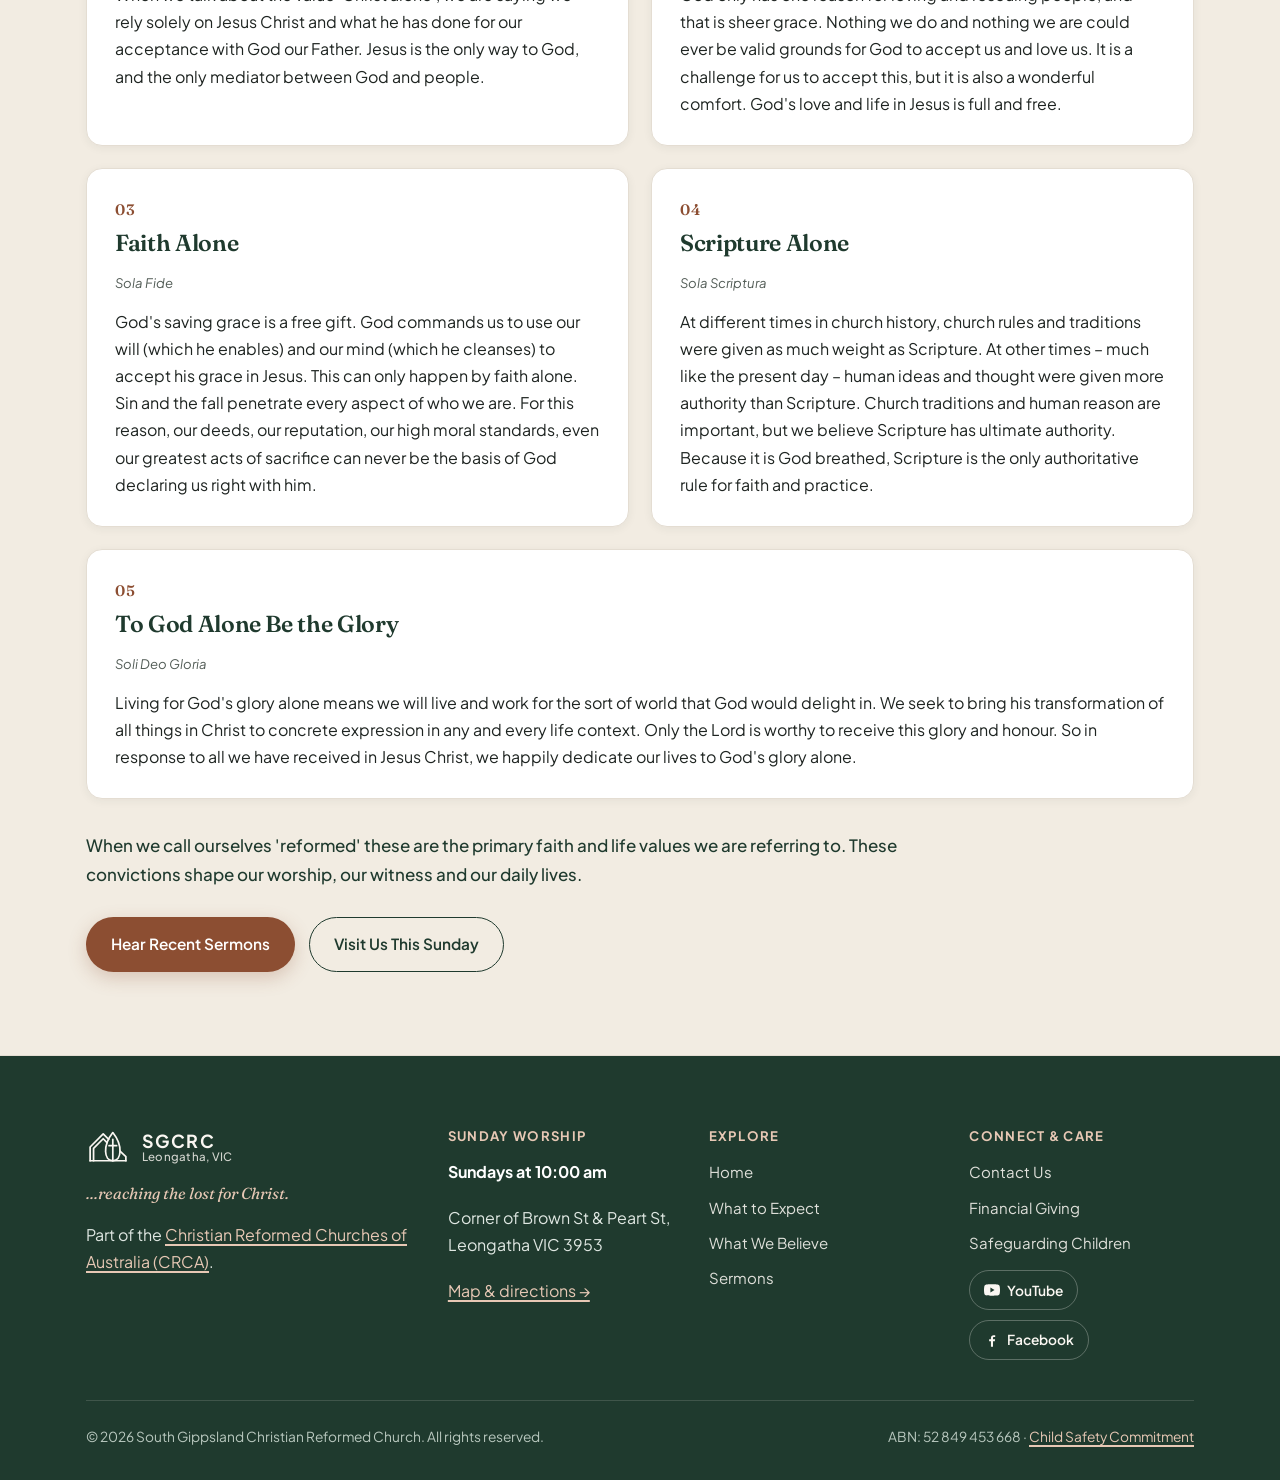
<file: what-we-believe.html>
<!DOCTYPE html>
<html lang="en-AU">
<head>
  <meta charset="UTF-8">
  <meta name="viewport" content="width=device-width, initial-scale=1.0">
  <title>What We Believe | South Gippsland Christian Reformed Church</title>
  <meta name="description" content="Our Christian beliefs grounded in the Bible, the three Ecumenical Creeds, the Reformed Confessions, and the Five Solas of the Protestant Reformation.">
  <link rel="icon" type="image/svg+xml" href="assets/images/favicon.svg">
  <link rel="preconnect" href="https://fonts.googleapis.com">
  <link rel="preconnect" href="https://fonts.gstatic.com" crossorigin>
  <link href="https://fonts.googleapis.com/css2?family=Fraunces:ital,opsz,wght@0,9..144,500;0,9..144,600;1,9..144,500&family=Plus+Jakarta+Sans:wght@400;500;600;700&display=swap" rel="stylesheet">
  <link rel="stylesheet" href="assets/css/styles.css">
  <script defer src="assets/js/site-config.js"></script>
  <script defer src="assets/js/main.js"></script>
</head>
<body>
  <a class="skip-link" href="#main-content">Skip to main content</a>

  <header class="site-header">
    <div class="container header-inner">
      <a class="brand-link" href="index.html" aria-label="SGCRC Home">
        <svg class="brand-emblem" viewBox="0 0 64 52" fill="none" aria-hidden="true">
          <g stroke="currentColor" stroke-width="2.5" stroke-linecap="round" stroke-linejoin="round">
            <line x1="6" y1="46" x2="58" y2="46"/>
            <path d="M 6 46 V 26 L 25 7 L 33 15"/>
            <path d="M 11 46 V 28 L 25 14 L 30.5 19.5"/>
            <path d="M 39 5 C 54 24, 52 46, 39 46 C 26 46, 24 24, 39 5 Z"/>
            <line x1="39" y1="15" x2="39" y2="46"/>
            <line x1="33.5" y1="24" x2="44.5" y2="24"/>
            <path d="M 49.5 32 L 58 40 V 46"/>
          </g>
        </svg>
        <span class="brand-text">
          <span class="brand-acronym" data-config="shortName">SGCRC</span>
          <span class="brand-sub">Leongatha</span>
        </span>
      </a>

      <button class="nav-toggle" type="button" aria-expanded="false" aria-controls="primary-navigation" aria-label="Toggle navigation menu">
        <svg viewBox="0 0 24 24" fill="none" stroke="currentColor" stroke-width="2" stroke-linecap="round" aria-hidden="true">
          <line x1="3" y1="6" x2="21" y2="6"/>
          <line x1="3" y1="12" x2="21" y2="12"/>
          <line x1="3" y1="18" x2="21" y2="18"/>
        </svg>
      </button>

      <nav class="primary-nav" id="primary-navigation" aria-label="Main navigation">
        <ul class="nav-list">
          <li><a class="nav-link" href="index.html">Home</a></li>
          <li><a class="nav-link" href="what-to-expect.html">What to Expect</a></li>
          <li><a class="nav-link" href="what-we-believe.html" aria-current="page">What We Believe</a></li>
          <li><a class="nav-link" href="sermons.html">Sermons</a></li>
          <li><a class="nav-link nav-link--cta" href="contact.html">Contact &amp; Giving</a></li>
        </ul>
      </nav>
    </div>
  </header>

  <div class="header-spacer" aria-hidden="true"></div>

  <main id="main-content">
    <section class="page-hero">
      <div class="container">
        <span class="eyebrow">Confessional Christian Faith</span>
        <h1>What We Believe</h1>
        <p class="lead">
          We are a Bible-believing and confessional Christian church rooted in historic Christian orthodoxy and the truths of the Protestant Reformation.
        </p>
      </div>
    </section>

    <section class="section">
      <div class="container">
        <div class="split-grid">
          <div class="media-frame" data-reveal>
            <img src="assets/images/open-bible.jpg" alt="Open Bible resting on a sunlit Australian timber table with soft eucalyptus shadows">
          </div>

          <div class="prose" data-reveal>
            <span class="eyebrow">Historic Orthodoxy</span>
            <h2>Beliefs</h2>
            <p>
              Most of what we believe we hold in common with the Christian church around the world and throughout the ages.
            </p>
            <p>
              We believe that the Bible is God's inspired Word. Our understanding of key Christian doctrines is summarized in the three ecumenical creeds (Apostles', Nicene, Athanasian) and in the Reformed Confessions: the Belgic Confession, the Heidelberg Catechism, the Canons of Dordt, and the Westminster Confession of Faith. These documents can be read by following the links below:
            </p>

            <div class="btn-group" style="margin-top: 1.5rem;">
              <a class="btn btn-forest" href="https://crca.org.au/about-the-crca/beliefs/131-beliefs-ecumenical-creeds" target="_blank" rel="noopener noreferrer">
                Ecumenical Creeds
              </a>
              <a class="btn btn-outline" href="https://crca.org.au/about-the-crca/beliefs/129-beliefs-doctrinal-standards" target="_blank" rel="noopener noreferrer">
                Reformed Confessions
              </a>
            </div>
          </div>
        </div>
      </div>
    </section>

    <section class="section section--sand">
      <div class="container">
        <div class="section-header">
          <span class="eyebrow">The Five Solas</span>
          <h2>What is a Reformed Church?</h2>
          <p>
            As a Reformed church we identify with the protestant reformation – a movement in the 1500-1600s – which saw churches strive to ground their faith and life completely in God's word, as opposed to church tradition or human reason.
          </p>
          <p>
            Churches in the reformed tradition share several key values. These are Christ alone, grace alone, faith alone, Scripture alone, and the over arching commitment that all of life should be directed to God's glory alone.
          </p>
        </div>

        <div class="solas-grid" data-reveal>
          <article class="sola-card">
            <span class="sola-num">01</span>
            <h3>Christ Alone</h3>
            <span class="sola-latin">Solus Christus</span>
            <p>
              When we talk about the value 'Christ alone', we are saying we rely solely on Jesus Christ and what he has done for our acceptance with God our Father. Jesus is the only way to God, and the only mediator between God and people.
            </p>
          </article>

          <article class="sola-card">
            <span class="sola-num">02</span>
            <h3>Grace Alone</h3>
            <span class="sola-latin">Sola Gratia</span>
            <p>
              God only has one reason for loving and rescuing people, and that is sheer grace. Nothing we do and nothing we are could ever be valid grounds for God to accept us and love us. It is a challenge for us to accept this, but it is also a wonderful comfort. God's love and life in Jesus is full and free.
            </p>
          </article>

          <article class="sola-card">
            <span class="sola-num">03</span>
            <h3>Faith Alone</h3>
            <span class="sola-latin">Sola Fide</span>
            <p>
              God's saving grace is a free gift. God commands us to use our will (which he enables) and our mind (which he cleanses) to accept his grace in Jesus. This can only happen by faith alone. Sin and the fall penetrate every aspect of who we are. For this reason, our deeds, our reputation, our high moral standards, even our greatest acts of sacrifice can never be the basis of God declaring us right with him.
            </p>
          </article>

          <article class="sola-card">
            <span class="sola-num">04</span>
            <h3>Scripture Alone</h3>
            <span class="sola-latin">Sola Scriptura</span>
            <p>
              At different times in church history, church rules and traditions were given as much weight as Scripture. At other times – much like the present day – human ideas and thought were given more authority than Scripture. Church traditions and human reason are important, but we believe Scripture has ultimate authority. Because it is God breathed, Scripture is the only authoritative rule for faith and practice.
            </p>
          </article>

          <article class="sola-card sola-card--full">
            <span class="sola-num">05</span>
            <h3>To God Alone Be the Glory</h3>
            <span class="sola-latin">Soli Deo Gloria</span>
            <p>
              Living for God's glory alone means we will live and work for the sort of world that God would delight in. We seek to bring his transformation of all things in Christ to concrete expression in any and every life context. Only the Lord is worthy to receive this glory and honour. So in response to all we have received in Jesus Christ, we happily dedicate our lives to God's glory alone.
            </p>
          </article>
        </div>

        <p class="prose" style="margin-top: 2rem; font-size: 1.06rem; color: var(--forest-deep); font-weight: 500;">
          When we call ourselves 'reformed' these are the primary faith and life values we are referring to. These convictions shape our worship, our witness and our daily lives.
        </p>

        <div class="btn-group" style="margin-top: 1.75rem;">
          <a class="btn btn-primary" href="sermons.html">Hear Recent Sermons</a>
          <a class="btn btn-outline" href="what-to-expect.html">Visit Us This Sunday</a>
        </div>
      </div>
    </section>
  </main>

  <footer class="site-footer">
    <div class="container">
      <div class="footer-grid">
        <div>
          <a class="brand-link footer-brand" href="index.html">
            <svg class="brand-emblem" viewBox="0 0 64 52" fill="none" aria-hidden="true">
              <g stroke="currentColor" stroke-width="2.5" stroke-linecap="round" stroke-linejoin="round">
                <line x1="6" y1="46" x2="58" y2="46"/>
                <path d="M 6 46 V 26 L 25 7 L 33 15"/>
                <path d="M 11 46 V 28 L 25 14 L 30.5 19.5"/>
                <path d="M 39 5 C 54 24, 52 46, 39 46 C 26 46, 24 24, 39 5 Z"/>
                <line x1="39" y1="15" x2="39" y2="46"/>
                <line x1="33.5" y1="24" x2="44.5" y2="24"/>
                <path d="M 49.5 32 L 58 40 V 46"/>
              </g>
            </svg>
            <span class="brand-text">
              <span class="brand-acronym" data-config="shortName">SGCRC</span>
              <span class="brand-sub">Leongatha, VIC</span>
            </span>
          </a>
          <p class="footer-tagline" data-config="tagline">...reaching the lost for Christ.</p>
          <p>
            Part of the <a href="https://crca.org.au" data-config-href="crcaUrl" target="_blank" rel="noopener noreferrer" style="color: #E7C8B5;">Christian Reformed Churches of Australia (CRCA)</a>.
          </p>
        </div>

        <div>
          <h3 class="footer-heading">Sunday Worship</h3>
          <p><strong data-config="serviceTime" style="color: #FFFFFF;">Sundays at 10:00 am</strong></p>
          <p data-config="streetAddress">Corner of Brown St &amp; Peart St, Leongatha VIC 3953</p>
          <p><a href="contact.html#location" style="color: #E7C8B5;">Map &amp; directions →</a></p>
        </div>

        <div>
          <h3 class="footer-heading">Explore</h3>
          <ul class="footer-links">
            <li><a href="index.html">Home</a></li>
            <li><a href="what-to-expect.html">What to Expect</a></li>
            <li><a href="what-we-believe.html">What We Believe</a></li>
            <li><a href="sermons.html">Sermons</a></li>
          </ul>
        </div>

        <div>
          <h3 class="footer-heading">Connect &amp; Care</h3>
          <ul class="footer-links">
            <li><a href="contact.html">Contact Us</a></li>
            <li><a href="contact.html#giving">Financial Giving</a></li>
            <li><a href="safeguarding.html">Safeguarding Children</a></li>
          </ul>
          <div class="social-pills">
            <a class="social-pill" data-config-href="youtube.channelUrl" href="https://www.youtube.com/@sgcrc-christianreformedchurch" target="_blank" rel="noopener noreferrer">
              <svg viewBox="0 0 24 24" fill="currentColor" aria-hidden="true"><path d="M23.5 6.2a3 3 0 0 0-2.1-2.1C19.5 3.5 12 3.5 12 3.5s-7.5 0-9.4.6A3 3 0 0 0 .5 6.2 31.3 31.3 0 0 0 0 12a31.3 31.3 0 0 0 .5 5.8 3 3 0 0 0 2.1 2.1c1.9.6 9.4.6 9.4.6s7.5 0 9.4-.6a3 3 0 0 0 2.1-2.1A31.3 31.3 0 0 0 24 12a31.3 31.3 0 0 0-.5-5.8ZM9.6 15.6V8.4L15.8 12l-6.2 3.6Z"/></svg>
              YouTube
            </a>
            <a class="social-pill" data-config-href="facebookUrl" href="https://www.facebook.com/p/Christian-Reformed-Church-South-Gippsland-100090853963231/" target="_blank" rel="noopener noreferrer">
              <svg viewBox="0 0 24 24" fill="currentColor" aria-hidden="true"><path d="M13.5 22v-8h2.7l.4-3h-3.1V9.1c0-.9.3-1.5 1.6-1.5h1.7V4.9c-.3 0-1.3-.1-2.4-.1-2.4 0-4 1.4-4 4.1V11H7.7v3h2.7v8h3.1Z"/></svg>
              Facebook
            </a>
          </div>
        </div>
      </div>

      <div class="footer-bottom">
        <span>&copy; <span data-current-year>2026</span> <span data-config="churchName">Christian Reformed Church of South Gippsland</span>. All rights reserved.</span>
        <span>ABN: <span data-config="abn">52 849 453 668</span> · <a href="safeguarding.html">Child Safety Commitment</a></span>
      </div>
    </div>
  </footer>
</body>
</html>
</file>
<file: assets/css/styles.css>
/* ==========================================================================
   CRCSG Design System — "Warm South Gippsland"
   Pure static CSS with custom properties, zero dependencies.
   ========================================================================== */

:root {
  /* Core Palette */
  --bg-cream: #FAF7F2;
  --bg-sand: #F2ECE2;
  --bg-card: #FFFFFF;
  --forest-deep: #1F3A2E;
  --forest-mid: #2E5242;
  --forest-soft: #E9F0EC;
  --timber: #8C4E32;
  --timber-hover: #733D25;
  --timber-soft: #F6EBE4;
  --ink: #1E2421;
  --ink-muted: #525C56;
  --border-warm: #E4DDD2;

  /* Emergency / Safeguarding Alert */
  --danger-soft: #FDF2F2;
  --danger-border: #D96B6B;
  --danger-text: #8C2323;

  /* Typography */
  --font-serif: "Fraunces", Georgia, "Times New Roman", serif;
  --font-sans: "Plus Jakarta Sans", -apple-system, BlinkMacSystemFont, "Segoe UI", Roboto, sans-serif;

  /* Layout & Rhythm */
  --container-max: 1180px;
  --prose-max: 68ch;
  --header-height: 82px;
  --radius-sm: 10px;
  --radius-md: 16px;
  --radius-lg: 24px;
  --shadow-sm: 0 2px 10px rgba(31, 58, 46, 0.06);
  --shadow-md: 0 12px 32px rgba(31, 58, 46, 0.09);
  --shadow-lg: 0 20px 50px rgba(31, 58, 46, 0.14);
  --transition: 220ms cubic-bezier(0.22, 1, 0.36, 1);
}

/* Base Reset */
*,
*::before,
*::after {
  box-sizing: border-box;
}

html {
  scroll-behavior: smooth;
  -webkit-text-size-adjust: 100%;
}

body {
  margin: 0;
  font-family: var(--font-sans);
  font-size: 1rem;
  line-height: 1.7;
  color: var(--ink);
  background-color: var(--bg-cream);
  overflow-x: hidden;
  -webkit-font-smoothing: antialiased;
}

img,
svg,
iframe {
  max-width: 100%;
  display: block;
}

img {
  height: auto;
}

a {
  color: var(--timber);
  text-decoration-thickness: 1.5px;
  text-underline-offset: 3px;
  transition: color var(--transition);
}

a:hover {
  color: var(--timber-hover);
}

a:focus-visible,
button:focus-visible {
  outline: 3px solid var(--timber);
  outline-offset: 3px;
  border-radius: 4px;
}

h1,
h2,
h3,
h4 {
  margin: 0 0 0.65em;
  font-family: var(--font-serif);
  font-weight: 600;
  line-height: 1.2;
  color: var(--forest-deep);
  letter-spacing: -0.015em;
}

h1 {
  font-size: clamp(2.15rem, 4.4vw, 3.35rem);
}

h2 {
  font-size: clamp(1.7rem, 3.1vw, 2.4rem);
}

h3 {
  font-size: clamp(1.2rem, 2vw, 1.45rem);
}

p {
  margin: 0 0 1.15em;
}

p:last-child {
  margin-bottom: 0;
}

ul {
  margin: 0 0 1.15em;
  padding-left: 1.35rem;
}

li + li {
  margin-top: 0.45rem;
}

.sr-only {
  position: absolute;
  width: 1px;
  height: 1px;
  padding: 0;
  margin: -1px;
  overflow: hidden;
  clip: rect(0, 0, 0, 0);
  white-space: nowrap;
  border: 0;
}

.skip-link {
  position: absolute;
  left: -9999px;
  top: 0.75rem;
  z-index: 9999;
  padding: 0.75rem 1.25rem;
  background: var(--forest-deep);
  color: #FFFFFF;
  font-weight: 600;
  text-decoration: none;
  border-radius: 8px;
}

.skip-link:focus {
  left: 0.75rem;
}

.container {
  width: 100%;
  max-width: var(--container-max);
  margin: 0 auto;
  padding: 0 clamp(1.2rem, 4vw, 2.25rem);
}

.prose {
  max-width: var(--prose-max);
}

/* ==========================================================================
   Buttons & Links
   ========================================================================== */
.btn {
  display: inline-flex;
  align-items: center;
  justify-content: center;
  gap: 0.55rem;
  padding: 0.85rem 1.5rem;
  border-radius: 999px;
  border: 1.5px solid transparent;
  font-family: var(--font-sans);
  font-size: 0.96rem;
  font-weight: 600;
  text-decoration: none;
  cursor: pointer;
  transition: background-color var(--transition), color var(--transition),
    border-color var(--transition), transform var(--transition),
    box-shadow var(--transition);
}

.btn svg {
  width: 18px;
  height: 18px;
  flex-shrink: 0;
}

.btn:hover {
  transform: translateY(-1px);
}

.btn-primary {
  background-color: var(--timber);
  color: #FFFFFF;
  box-shadow: 0 6px 18px rgba(140, 78, 50, 0.25);
}

.btn-primary:hover {
  background-color: var(--timber-hover);
  color: #FFFFFF;
}

.btn-forest {
  background-color: var(--forest-deep);
  color: #FFFFFF;
  box-shadow: 0 6px 18px rgba(31, 58, 46, 0.22);
}

.btn-forest:hover {
  background-color: var(--forest-mid);
  color: #FFFFFF;
}

.btn-outline {
  background-color: transparent;
  color: var(--forest-deep);
  border-color: var(--forest-deep);
}

.btn-outline:hover {
  background-color: var(--forest-deep);
  color: #FFFFFF;
}

.btn-outline-light {
  background-color: rgba(250, 247, 242, 0.12);
  color: #FAF7F2;
  border-color: rgba(250, 247, 242, 0.6);
  backdrop-filter: blur(6px);
}

.btn-outline-light:hover {
  background-color: #FAF7F2;
  color: var(--forest-deep);
  border-color: #FAF7F2;
}

.btn-sm {
  padding: 0.55rem 1.1rem;
  font-size: 0.88rem;
}

.btn-group {
  display: flex;
  flex-wrap: wrap;
  gap: 0.85rem;
  align-items: center;
}

.text-link {
  display: inline-flex;
  align-items: center;
  gap: 0.35rem;
  font-weight: 600;
  color: var(--timber);
  text-decoration: none;
  border-bottom: 1.5px solid rgba(140, 78, 50, 0.35);
  padding-bottom: 2px;
}

.text-link:hover {
  color: var(--timber-hover);
  border-bottom-color: var(--timber-hover);
}

/* Copy Buttons */
.copy-btn {
  display: inline-flex;
  align-items: center;
  gap: 0.4rem;
  padding: 0.38rem 0.85rem;
  border-radius: 999px;
  border: 1px solid var(--border-warm);
  background-color: var(--bg-cream);
  color: var(--forest-deep);
  font-family: var(--font-sans);
  font-size: 0.82rem;
  font-weight: 600;
  cursor: pointer;
  white-space: nowrap;
  transition: all var(--transition);
}

.copy-btn:hover {
  background-color: var(--forest-soft);
  border-color: var(--forest-mid);
}

.copy-btn.is-copied {
  background-color: var(--forest-deep);
  border-color: var(--forest-deep);
  color: #FFFFFF;
}

.copy-btn--subtle {
  padding: 0.28rem 0.72rem;
  font-size: 0.78rem;
}

/* ==========================================================================
   Site Header & Navigation
   ========================================================================== */
.site-header {
  position: fixed;
  top: 0;
  left: 0;
  right: 0;
  z-index: 1000;
  height: var(--header-height);
  display: flex;
  align-items: center;
  background-color: rgba(250, 247, 242, 0.95);
  border-bottom: 1px solid var(--border-warm);
  backdrop-filter: blur(12px);
  color: var(--forest-deep);
  transition: background-color var(--transition), color var(--transition),
    border-color var(--transition), box-shadow var(--transition);
}

.site-header.is-scrolled {
  background-color: rgba(250, 247, 242, 0.98);
  box-shadow: var(--shadow-sm);
}

/* Transparent Dark-Hero Header Mode (Home Page Only) */
.site-header--hero:not(.is-scrolled) {
  background-color: rgba(18, 36, 28, 0.28);
  border-bottom-color: rgba(250, 247, 242, 0.14);
  color: #FAF7F2;
}

.header-inner {
  display: flex;
  align-items: center;
  justify-content: space-between;
  gap: 1.5rem;
}

.brand-link {
  display: inline-flex;
  align-items: center;
  gap: 0.75rem;
  text-decoration: none;
  color: inherit;
  flex-shrink: 0;
}

.brand-link:hover {
  color: inherit;
}

.brand-emblem {
  width: 44px;
  height: 38px;
  color: inherit;
  flex-shrink: 0;
}

.brand-text {
  display: flex;
  flex-direction: column;
  line-height: 1.1;
}

.brand-acronym {
  font-family: var(--font-sans);
  font-size: 1.12rem;
  font-weight: 700;
  letter-spacing: 0.08em;
}

.brand-sub {
  font-size: 0.72rem;
  font-weight: 500;
  opacity: 0.82;
  letter-spacing: 0.02em;
}

.primary-nav {
  display: flex;
  align-items: center;
  gap: 0.35rem;
}

.nav-list {
  display: flex;
  align-items: center;
  list-style: none;
  margin: 0;
  padding: 0;
  gap: 0.25rem;
}

.nav-list li + li {
  margin-top: 0;
}

.nav-link {
  display: inline-flex;
  align-items: center;
  padding: 0.5rem 0.85rem;
  border-radius: 999px;
  font-size: 0.92rem;
  font-weight: 600;
  color: inherit;
  text-decoration: none;
  white-space: nowrap;
  transition: background-color var(--transition), color var(--transition);
}

.nav-link:hover {
  color: inherit;
  background-color: rgba(31, 58, 46, 0.08);
}

.site-header--hero:not(.is-scrolled) .nav-link:hover {
  background-color: rgba(250, 247, 242, 0.15);
}

.nav-link[aria-current="page"] {
  background-color: var(--forest-soft);
  color: var(--forest-deep);
}

.site-header--hero:not(.is-scrolled) .nav-link[aria-current="page"] {
  background-color: rgba(250, 247, 242, 0.2);
  color: #FAF7F2;
}

.nav-link--cta {
  margin-left: 0.35rem;
  background-color: var(--timber);
  color: #FFFFFF;
}

.nav-link--cta:hover,
.site-header--hero:not(.is-scrolled) .nav-link--cta:hover {
  background-color: var(--timber-hover);
  color: #FFFFFF;
}

.nav-link--cta[aria-current="page"] {
  background-color: var(--forest-deep);
  color: #FFFFFF;
}

.nav-toggle {
  display: none;
  align-items: center;
  justify-content: center;
  width: 44px;
  height: 44px;
  padding: 0;
  border-radius: 10px;
  border: 1px solid currentColor;
  background: transparent;
  color: inherit;
  cursor: pointer;
}

.nav-toggle svg {
  width: 22px;
  height: 22px;
}

.header-spacer {
  height: var(--header-height);
}

/* ==========================================================================
   Hero & Page Headers
   ========================================================================== */
.hero {
  position: relative;
  min-height: min(86vh, 760px);
  display: flex;
  align-items: center;
  padding: calc(var(--header-height) + 3.5rem) 0 6.5rem;
  color: #FAF7F2;
  background-color: var(--forest-deep);
  background-size: cover;
  background-position: center;
  overflow: hidden;
}

.hero::before {
  content: "";
  position: absolute;
  inset: 0;
  background: linear-gradient(
    110deg,
    rgba(20, 40, 31, 0.88) 0%,
    rgba(24, 48, 37, 0.72) 52%,
    rgba(20, 40, 31, 0.46) 100%
  );
  z-index: 1;
}

.hero-inner {
  position: relative;
  z-index: 2;
  max-width: 720px;
}

.eyebrow {
  display: inline-flex;
  align-items: center;
  gap: 0.5rem;
  margin-bottom: 1rem;
  font-size: 0.82rem;
  font-weight: 700;
  text-transform: uppercase;
  letter-spacing: 0.14em;
  color: var(--timber);
}

.hero .eyebrow {
  color: #E7C8B5;
}

.hero h1 {
  color: #FAF7F2;
  margin-bottom: 0.45rem;
}

.hero-tagline {
  font-family: var(--font-serif);
  font-style: italic;
  font-size: clamp(1.2rem, 2.2vw, 1.55rem);
  color: #E9E2D6;
  margin-bottom: 1.75rem;
}

.hero-pill {
  display: inline-flex;
  flex-wrap: wrap;
  align-items: center;
  gap: 0.6rem 1rem;
  padding: 0.7rem 1.15rem;
  margin-bottom: 2rem;
  border-radius: var(--radius-md);
  background-color: rgba(250, 247, 242, 0.14);
  border: 1px solid rgba(250, 247, 242, 0.25);
  backdrop-filter: blur(8px);
  font-size: 0.94rem;
  font-weight: 500;
  color: #FAF7F2;
}

.hero-pill strong {
  color: #FFFFFF;
}

/* Quick-Info Overlap Strip */
.quick-bar-wrap {
  position: relative;
  z-index: 3;
  margin-top: -3.2rem;
  margin-bottom: 1rem;
}

.quick-bar {
  display: grid;
  grid-template-columns: repeat(3, minmax(0, 1fr));
  gap: 1.15rem;
}

.quick-card {
  display: flex;
  align-items: flex-start;
  gap: 1rem;
  padding: 1.35rem 1.4rem;
  background-color: var(--bg-card);
  border: 1px solid var(--border-warm);
  border-radius: var(--radius-md);
  box-shadow: var(--shadow-md);
}

.icon-well {
  width: 44px;
  height: 44px;
  border-radius: 12px;
  background-color: var(--forest-soft);
  color: var(--forest-deep);
  display: flex;
  align-items: center;
  justify-content: center;
  flex-shrink: 0;
}

.icon-well--timber {
  background-color: var(--timber-soft);
  color: var(--timber);
}

.icon-well svg {
  width: 22px;
  height: 22px;
}

.quick-card h2,
.quick-card h3 {
  font-family: var(--font-sans);
  font-size: 0.85rem;
  font-weight: 700;
  text-transform: uppercase;
  letter-spacing: 0.08em;
  color: var(--ink-muted);
  margin-bottom: 0.25rem;
}

.quick-card p {
  margin: 0;
  font-weight: 600;
  color: var(--forest-deep);
  line-height: 1.45;
}

.quick-card .quick-sub {
  display: block;
  margin-top: 0.2rem;
  font-size: 0.88rem;
  font-weight: 400;
  color: var(--ink-muted);
}

/* Interior Page Editorial Header */
.page-hero {
  padding: clamp(2.8rem, 6vw, 4.25rem) 0 clamp(2.4rem, 5vw, 3.5rem);
  background: linear-gradient(180deg, var(--bg-sand) 0%, var(--bg-cream) 100%);
  border-bottom: 1px solid var(--border-warm);
}

.page-hero .lead {
  font-size: clamp(1.06rem, 1.8vw, 1.22rem);
  color: var(--ink-muted);
  max-width: 62ch;
}

/* ==========================================================================
   Sections & Layouts
   ========================================================================== */
.section {
  padding: clamp(3.4rem, 6.5vw, 5.25rem) 0;
}

.section--sand {
  background-color: var(--bg-sand);
  border-top: 1px solid var(--border-warm);
  border-bottom: 1px solid var(--border-warm);
}

.section--forest {
  background-color: var(--forest-deep);
  color: #FAF7F2;
}

.section--forest h2,
.section--forest h3 {
  color: #FAF7F2;
}

.section--forest p {
  color: #DFE7E2;
}

.section-header {
  max-width: 680px;
  margin-bottom: clamp(2rem, 4vw, 2.75rem);
}

.section-header p {
  color: var(--ink-muted);
  font-size: 1.05rem;
}

.split-grid {
  display: grid;
  grid-template-columns: repeat(2, minmax(0, 1fr));
  gap: clamp(2rem, 5vw, 4rem);
  align-items: center;
}

.split-grid--top {
  align-items: start;
}

.media-frame {
  border-radius: var(--radius-lg);
  overflow: hidden;
  border: 1px solid var(--border-warm);
  box-shadow: var(--shadow-md);
  background-color: var(--bg-sand);
}

.media-frame img {
  width: 100%;
  aspect-ratio: 4 / 3;
  object-fit: cover;
}

.cards-grid {
  display: grid;
  grid-template-columns: repeat(3, minmax(0, 1fr));
  gap: 1.5rem;
}

.cards-grid--2 {
  grid-template-columns: repeat(2, minmax(0, 1fr));
}

.cards-grid--4 {
  grid-template-columns: repeat(auto-fit, minmax(240px, 1fr));
}

.card {
  background-color: var(--bg-card);
  border: 1px solid var(--border-warm);
  border-radius: var(--radius-md);
  padding: clamp(1.4rem, 2.5vw, 1.9rem);
  box-shadow: var(--shadow-sm);
  transition: transform var(--transition), box-shadow var(--transition);
}

.card--hover:hover {
  transform: translateY(-3px);
  box-shadow: var(--shadow-md);
}

.card p {
  color: var(--ink-muted);
}

/* Badges & Tags */
.role-badge {
  display: inline-block;
  margin-bottom: 0.75rem;
  padding: 0.25rem 0.7rem;
  border-radius: 999px;
  font-size: 0.75rem;
  font-weight: 700;
  text-transform: uppercase;
  letter-spacing: 0.08em;
  background-color: var(--forest-soft);
  color: var(--forest-deep);
}

.role-badge--timber {
  background-color: var(--timber-soft);
  color: var(--timber);
}

.role-badge--sand {
  background-color: var(--bg-sand);
  color: var(--ink);
}

/* ==========================================================================
   YouTube Cinema Frame & Map Embeds
   ========================================================================== */
.video-frame {
  position: relative;
  width: 100%;
  aspect-ratio: 16 / 9;
  border-radius: var(--radius-lg);
  overflow: hidden;
  background-color: #13221B;
  border: 1px solid var(--border-warm);
  box-shadow: var(--shadow-lg);
}

.video-frame iframe {
  position: absolute;
  inset: 0;
  width: 100%;
  height: 100%;
  border: 0;
}

.map-frame {
  width: 100%;
  min-height: 360px;
  aspect-ratio: 4 / 3;
  border-radius: var(--radius-md);
  overflow: hidden;
  border: 1px solid var(--border-warm);
  background-color: var(--bg-sand);
  box-shadow: var(--shadow-sm);
}

.map-frame iframe {
  width: 100%;
  height: 100%;
  min-height: 360px;
  border: 0;
}

.pdf-frame {
  width: 100%;
  min-height: 640px;
  border-radius: var(--radius-md);
  overflow: hidden;
  border: 1px solid var(--border-warm);
  background-color: #FFFFFF;
  box-shadow: var(--shadow-md);
}

.pdf-frame iframe {
  width: 100%;
  height: 640px;
  border: 0;
}

/* ==========================================================================
   What to Expect & What We Believe Specials
   ========================================================================== */
.rhythm-list {
  list-style: none;
  padding: 0;
  margin: 1.5rem 0 0;
  display: grid;
  gap: 0.75rem;
}

.rhythm-item {
  display: flex;
  align-items: flex-start;
  gap: 0.85rem;
  padding: 0.9rem 1.1rem;
  background-color: var(--bg-card);
  border: 1px solid var(--border-warm);
  border-radius: var(--radius-sm);
}

.rhythm-item svg {
  width: 20px;
  height: 20px;
  color: var(--timber);
  flex-shrink: 0;
  margin-top: 0.15rem;
}

.callout-banner {
  padding: clamp(1.75rem, 3.5vw, 2.5rem);
  border-radius: var(--radius-lg);
  background-color: var(--forest-soft);
  border: 1px solid rgba(31, 58, 46, 0.16);
}

.solas-grid {
  display: grid;
  grid-template-columns: repeat(2, minmax(0, 1fr));
  gap: 1.4rem;
}

.sola-card {
  position: relative;
  display: flex;
  flex-direction: column;
  background-color: var(--bg-card);
  border: 1px solid var(--border-warm);
  border-radius: var(--radius-md);
  padding: 1.75rem;
  box-shadow: var(--shadow-sm);
}

.sola-card--full {
  grid-column: 1 / -1;
}

.sola-num {
  font-family: var(--font-serif);
  font-size: 0.95rem;
  font-weight: 600;
  color: var(--timber);
  margin-bottom: 0.35rem;
  letter-spacing: 0.06em;
}

.sola-latin {
  font-size: 0.82rem;
  font-style: italic;
  color: var(--ink-muted);
  margin-bottom: 0.85rem;
}

/* ==========================================================================
   Leadership, Contact & Giving
   ========================================================================== */
.leadership-grid {
  display: grid;
  grid-template-columns: repeat(2, minmax(0, 1fr));
  gap: 1.5rem;
}

.leader-card {
  display: flex;
  flex-direction: column;
}

.leader-card--wide {
  grid-column: 1 / -1;
}

.leader-name {
  margin-bottom: 0.45rem;
}

.leader-desc {
  margin-bottom: 1rem;
}

.leader-actions {
  margin-top: auto;
  display: flex;
  flex-wrap: wrap;
  align-items: center;
  gap: 0.65rem 1rem;
}

.elder-list {
  list-style: none;
  padding: 0;
  margin: 0.35rem 0 0;
  display: grid;
  grid-template-columns: repeat(2, minmax(0, 1fr));
  gap: 0.85rem;
}

.elder-item {
  display: flex;
  flex-wrap: wrap;
  align-items: center;
  justify-content: space-between;
  gap: 0.6rem;
  padding: 0.95rem 1.1rem;
  border-radius: var(--radius-sm);
  background-color: var(--bg-cream);
  border: 1px solid var(--border-warm);
}

.elder-info {
  display: flex;
  flex-direction: column;
}

.elder-note {
  font-size: 0.84rem;
  color: var(--ink-muted);
}

/* Contact Rows & Giving Details */
.detail-list {
  display: grid;
  gap: 1rem;
}

.detail-row {
  display: flex;
  flex-wrap: wrap;
  align-items: center;
  justify-content: space-between;
  gap: 0.75rem 1rem;
  padding: 1rem 1.15rem;
  background-color: var(--bg-card);
  border: 1px solid var(--border-warm);
  border-radius: var(--radius-sm);
}

.detail-meta {
  display: flex;
  flex-direction: column;
  gap: 0.15rem;
}

.detail-label {
  font-size: 0.78rem;
  font-weight: 700;
  text-transform: uppercase;
  letter-spacing: 0.08em;
  color: var(--ink-muted);
}

.detail-value {
  font-size: 1.03rem;
  font-weight: 600;
  color: var(--forest-deep);
  word-break: break-word;
}

.detail-actions {
  display: flex;
  flex-wrap: wrap;
  align-items: center;
  gap: 0.5rem;
}

.giving-row {
  display: flex;
  flex-wrap: wrap;
  align-items: center;
  justify-content: space-between;
  gap: 0.75rem;
  padding: 0.9rem 1rem;
  border-radius: var(--radius-sm);
  background-color: var(--bg-cream);
  border: 1px solid var(--border-warm);
}

.giving-row + .giving-row {
  margin-top: 0.75rem;
}

.mono-value {
  font-family: var(--font-sans);
  font-variant-numeric: tabular-nums;
  font-weight: 700;
  color: var(--forest-deep);
}

/* Safeguarding 000 Emergency Banner */
.alert-emergency {
  display: flex;
  align-items: flex-start;
  gap: 1rem;
  padding: 1.3rem 1.5rem;
  border-radius: var(--radius-md);
  background-color: var(--danger-soft);
  border: 1.5px solid var(--danger-border);
  color: var(--danger-text);
  margin-bottom: 2rem;
}

.alert-emergency svg {
  width: 24px;
  height: 24px;
  flex-shrink: 0;
  margin-top: 0.1rem;
}

.alert-emergency strong {
  color: var(--danger-text);
}

.alert-emergency a {
  color: var(--danger-text);
  font-weight: 700;
}

/* ==========================================================================
   Footer
   ========================================================================== */
.site-footer {
  background-color: var(--forest-deep);
  color: #DFE7E2;
  padding: clamp(3rem, 6vw, 4.5rem) 0 2rem;
}

.footer-grid {
  display: grid;
  grid-template-columns: 1.45fr 1fr 1fr 1fr;
  gap: 2.25rem;
  padding-bottom: 2.5rem;
  border-bottom: 1px solid rgba(250, 247, 242, 0.14);
}

.footer-brand {
  color: #FAF7F2;
  margin-bottom: 0.85rem;
}

.footer-tagline {
  font-family: var(--font-serif);
  font-style: italic;
  color: #E7C8B5;
  margin-bottom: 0.85rem;
}

.footer-heading {
  font-family: var(--font-sans);
  font-size: 0.82rem;
  font-weight: 700;
  text-transform: uppercase;
  letter-spacing: 0.1em;
  color: #E7C8B5;
  margin-bottom: 0.9rem;
}

.footer-links {
  list-style: none;
  padding: 0;
  margin: 0;
}

.footer-links li + li {
  margin-top: 0.5rem;
}

.footer-links a {
  color: #FAF7F2;
  text-decoration: none;
  font-size: 0.94rem;
  opacity: 0.88;
}

.footer-links a:hover {
  opacity: 1;
  text-decoration: underline;
  color: #FFFFFF;
}

.social-pills {
  display: flex;
  flex-wrap: wrap;
  gap: 0.6rem;
  margin-top: 0.9rem;
}

.social-pill {
  display: inline-flex;
  align-items: center;
  gap: 0.45rem;
  padding: 0.45rem 0.85rem;
  border-radius: 999px;
  border: 1px solid rgba(250, 247, 242, 0.28);
  color: #FAF7F2;
  text-decoration: none;
  font-size: 0.86rem;
  font-weight: 600;
}

.social-pill:hover {
  background-color: rgba(250, 247, 242, 0.14);
  color: #FFFFFF;
}

.social-pill svg {
  width: 16px;
  height: 16px;
}

.footer-bottom {
  display: flex;
  flex-wrap: wrap;
  justify-content: space-between;
  align-items: center;
  gap: 0.75rem 1.5rem;
  padding-top: 1.5rem;
  font-size: 0.86rem;
  color: #B9C8BF;
}

.footer-bottom a {
  color: #E7C8B5;
}

/* ==========================================================================
   Gentle Reveal Animations
   ========================================================================== */
[data-reveal] {
  opacity: 0;
  transform: translateY(16px);
  transition: opacity 550ms cubic-bezier(0.22, 1, 0.36, 1),
    transform 550ms cubic-bezier(0.22, 1, 0.36, 1);
}

[data-reveal].is-visible {
  opacity: 1;
  transform: translateY(0);
}

@media (prefers-reduced-motion: reduce) {
  html {
    scroll-behavior: auto;
  }
  [data-reveal] {
    opacity: 1;
    transform: none;
    transition: none;
  }
  .btn:hover,
  .card--hover:hover {
    transform: none;
  }
}

/* ==========================================================================
   Responsive Breakpoints
   ========================================================================== */
@media (max-width: 960px) {
  .nav-toggle {
    display: inline-flex;
  }

  .primary-nav {
    position: fixed;
    top: var(--header-height);
    left: 0;
    right: 0;
    background-color: var(--bg-cream);
    color: var(--forest-deep);
    border-bottom: 1px solid var(--border-warm);
    box-shadow: var(--shadow-lg);
    padding: 1.25rem clamp(1.2rem, 4vw, 2.25rem) 1.75rem;
    flex-direction: column;
    align-items: stretch;
    opacity: 0;
    visibility: hidden;
    transform: translateY(-8px);
    transition: opacity var(--transition), transform var(--transition), visibility var(--transition);
  }

  .primary-nav.is-open {
    opacity: 1;
    visibility: visible;
    transform: translateY(0);
  }

  .nav-list {
    flex-direction: column;
    align-items: stretch;
    gap: 0.35rem;
  }

  .nav-link {
    padding: 0.75rem 1rem;
    border-radius: 12px;
    color: var(--forest-deep);
  }

  .site-header--hero:not(.is-scrolled) .nav-link {
    color: var(--forest-deep);
  }

  .site-header--hero:not(.is-scrolled) .nav-link[aria-current="page"] {
    background-color: var(--forest-soft);
    color: var(--forest-deep);
  }

  .nav-link--cta {
    margin-left: 0;
    margin-top: 0.5rem;
    justify-content: center;
    color: #FFFFFF !important;
  }

  .quick-bar,
  .split-grid,
  .cards-grid,
  .cards-grid--2,
  .solas-grid,
  .leadership-grid,
  .elder-list {
    grid-template-columns: 1fr;
  }

  .quick-bar-wrap {
    margin-top: 1.5rem;
  }

  .footer-grid {
    grid-template-columns: repeat(2, minmax(0, 1fr));
  }
}

@media (max-width: 600px) {
  .footer-grid {
    grid-template-columns: 1fr;
  }

  .pdf-frame,
  .pdf-frame iframe {
    min-height: 460px;
    height: 460px;
  }
}
</file>
